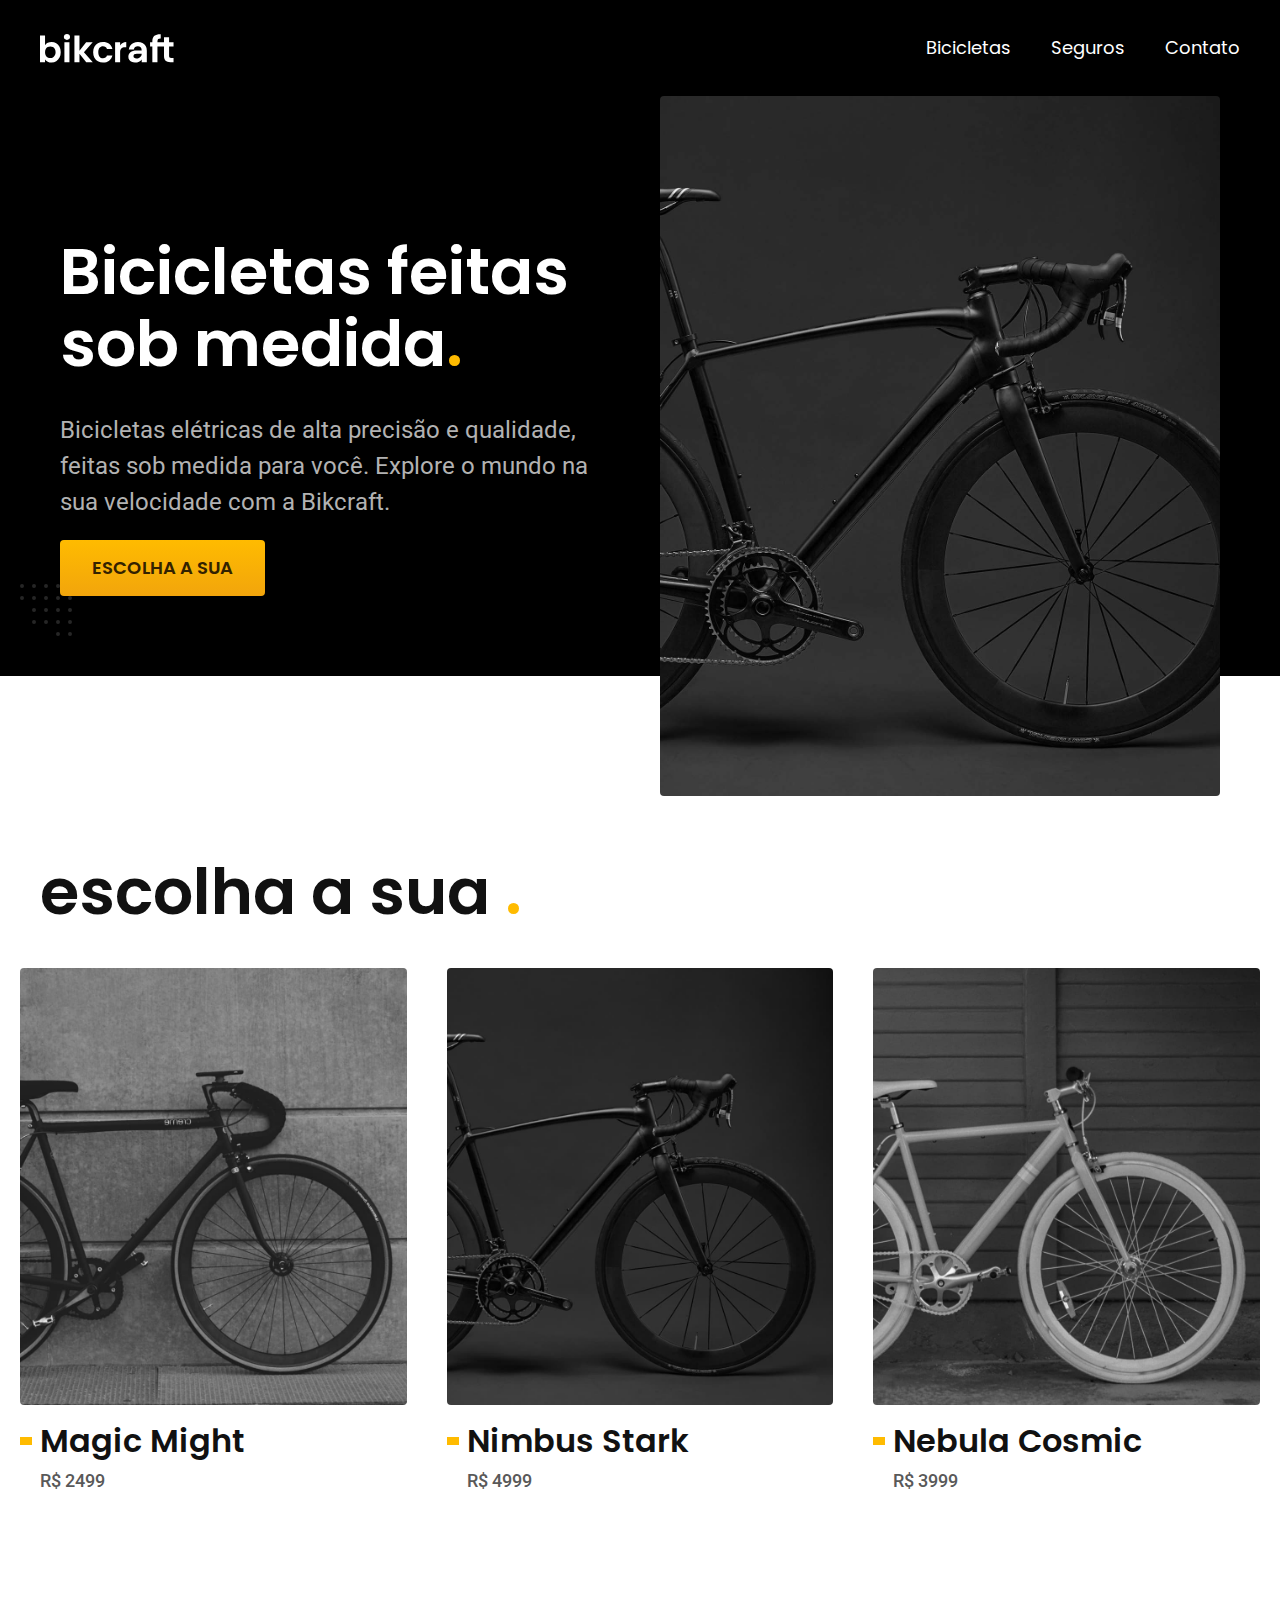
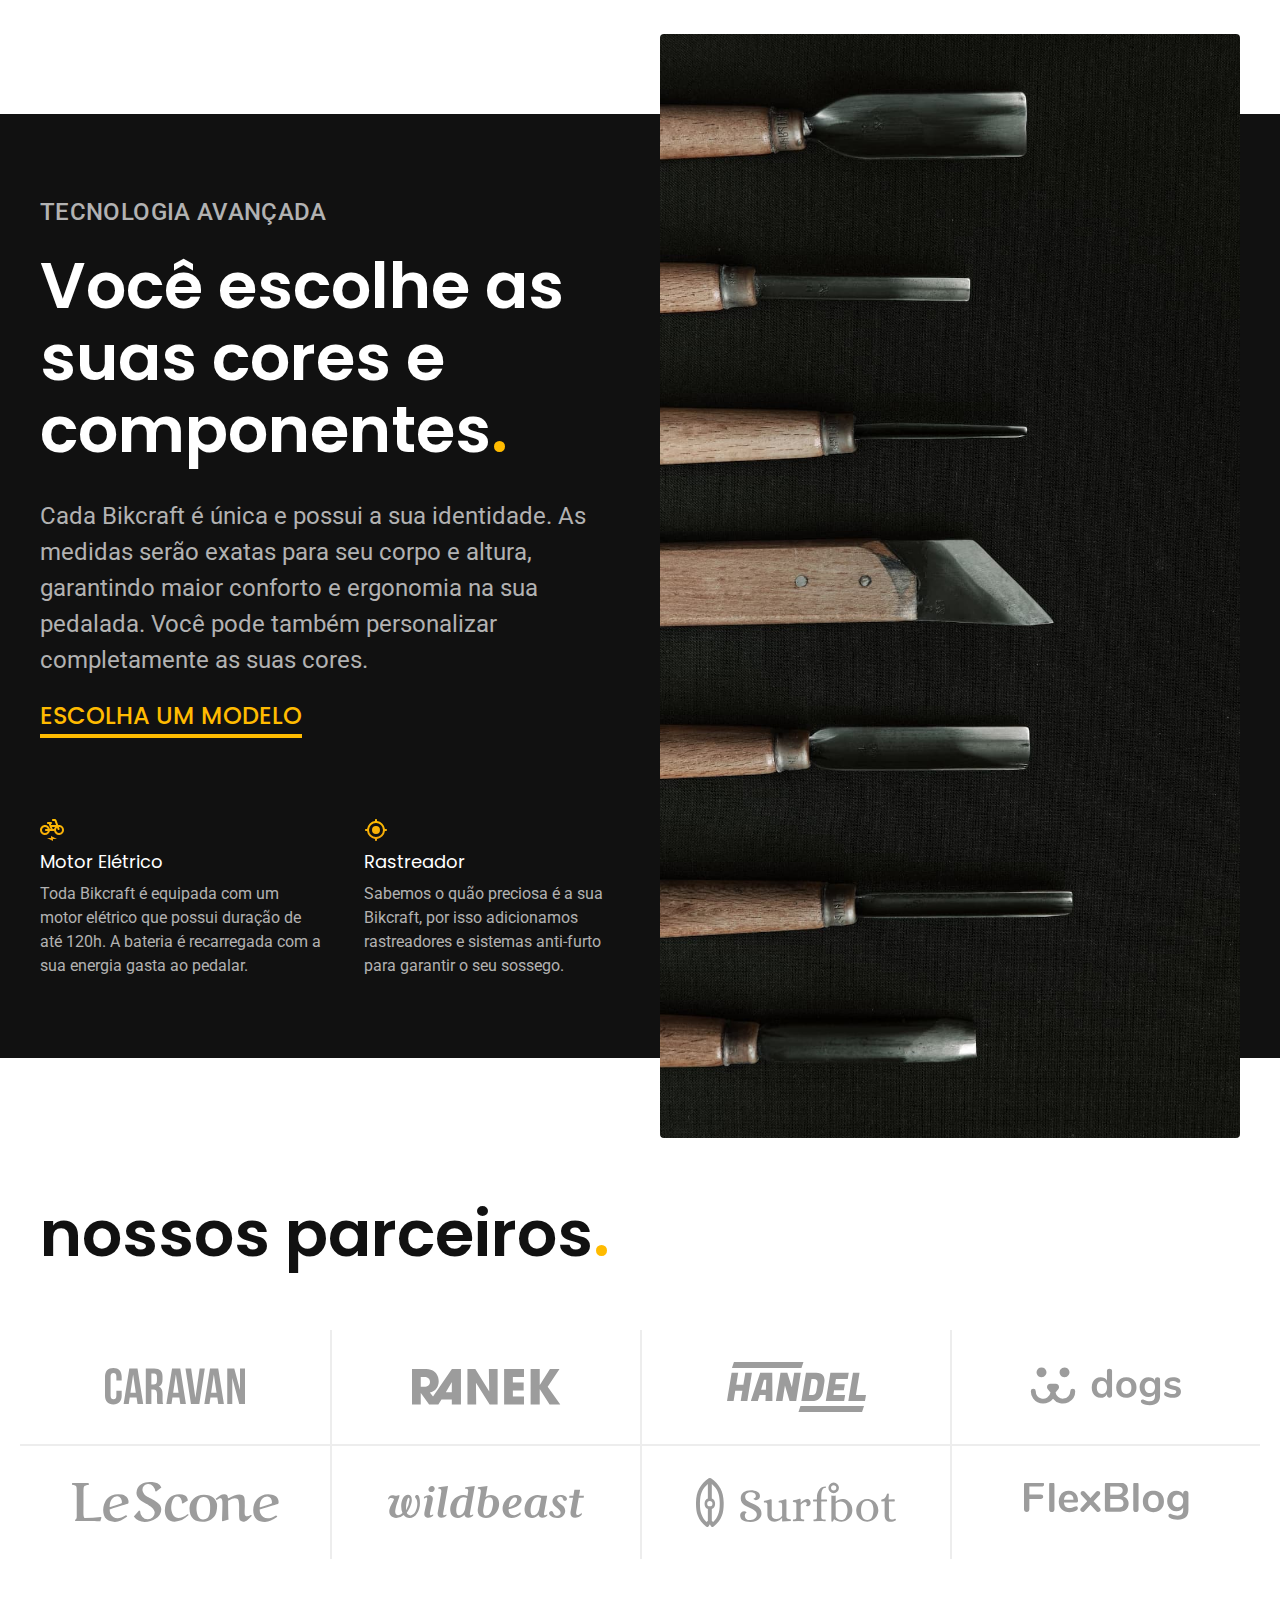
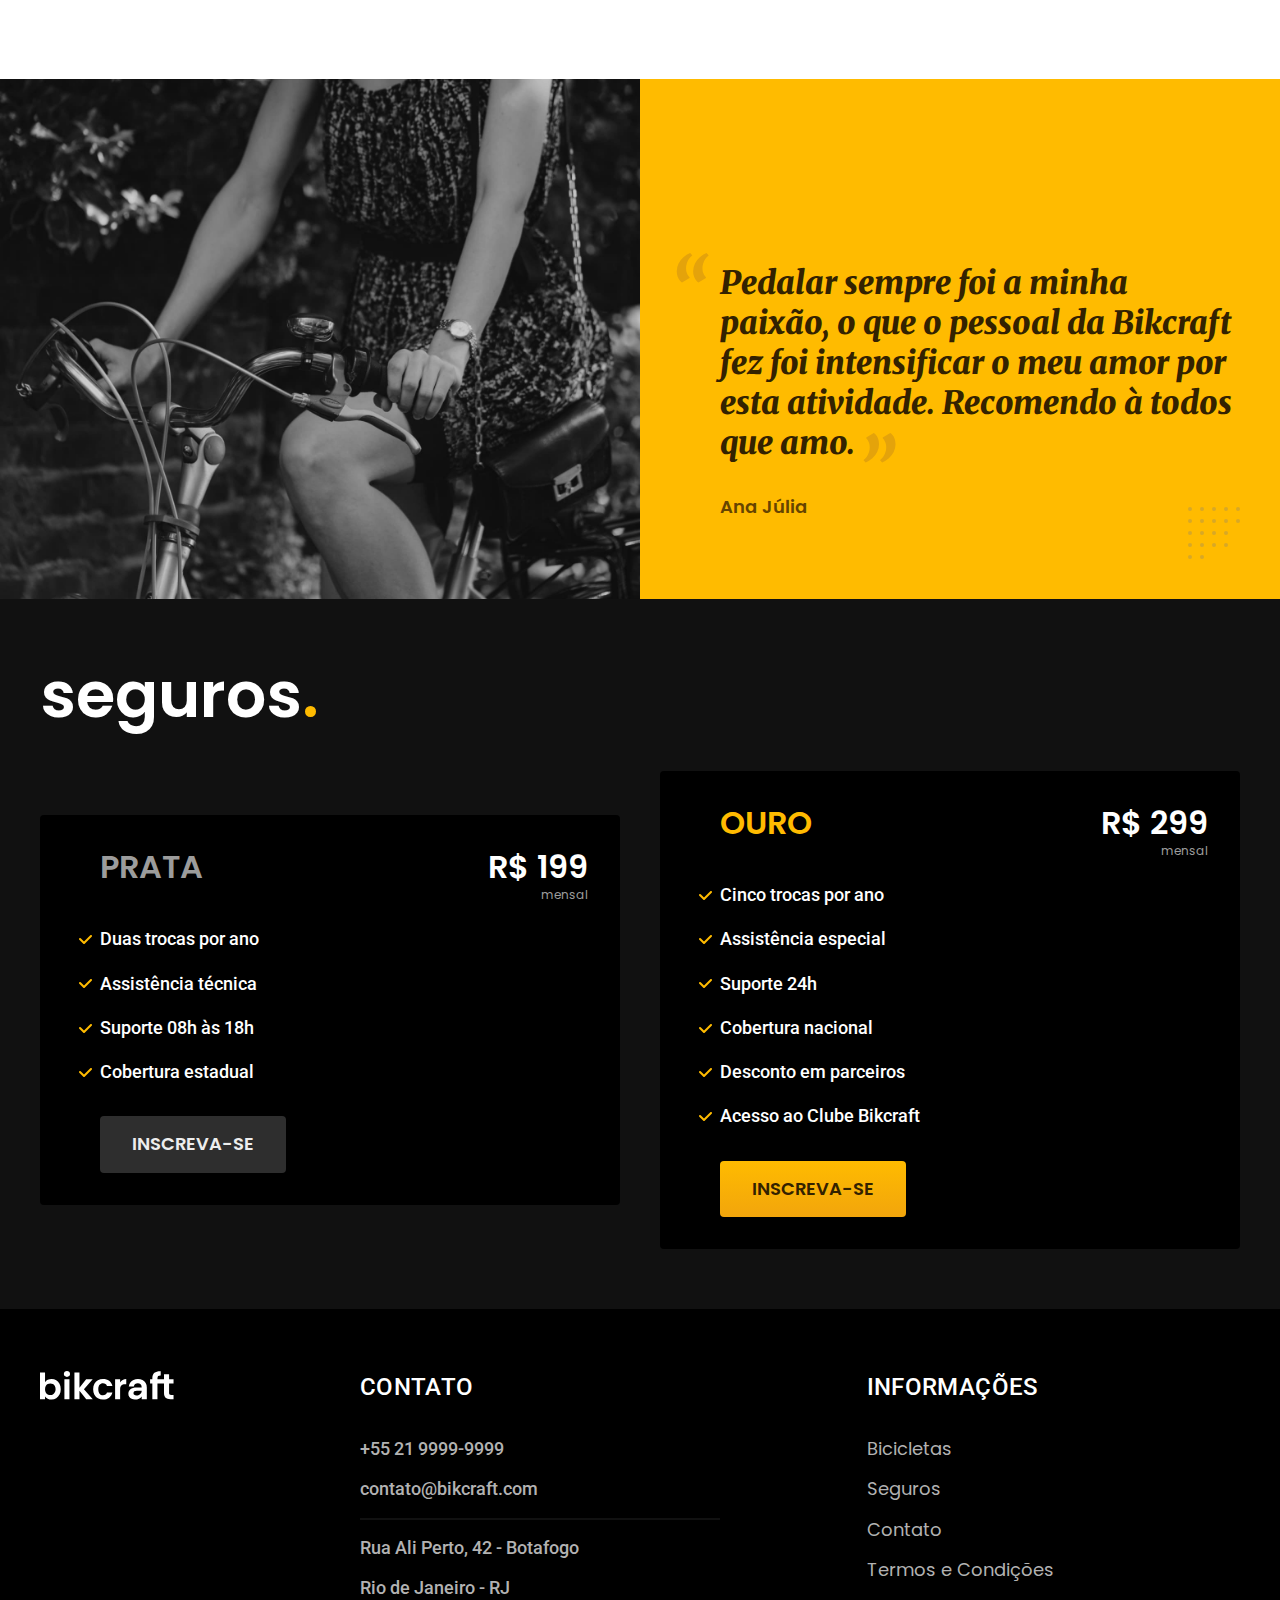
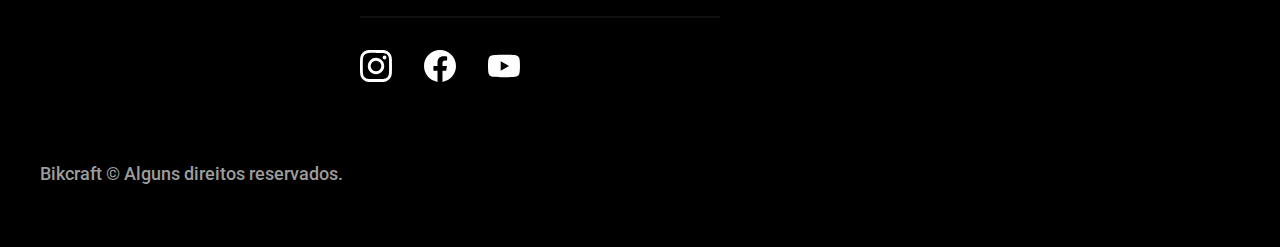
<file: index.html>
<!DOCTYPE html>
<html lang="pt-br">

<head>
  <meta charset="UTF-8">
  <meta name="viewport" content="width=device-width, initial-scale=1.0">
  <title>Bikcraft - Bicicletas Elétricas</title>
  <meta name="description" content="Bicicletas elétricas de alta precisão e qualidade, feitas sob medida para você. Explore o mundo na sua velocidade com a Bikcraft.">

  <link rel="icon" href="./favicon.svg" type="image/svg+xml">
  <link rel="preload" href="./css/style.min.css" as="style">
  <link rel="stylesheet" href="./css/style.min.css">

  <script>document.documentElement.classList.add("js");</script>

  <link rel="preconnect" href="https://fonts.googleapis.com">
  <link rel="preconnect" href="https://fonts.gstatic.com" crossorigin>
  <link href="https://fonts.googleapis.com/css2?family=Merriweather:ital,wght@1,900&family=Poppins:wght@400;600&family=Roboto:wght@400;500&display=swap" rel="stylesheet">

</head>

<body>
  <header class="header-bg">
    <div class="header container">
      <a href="./">
        <img src="./img/bikcraft.svg" width="136" height="32" alt="Bikcraft">
      </a>
      <nav aria-label="primaria">
        <ul class="header-menu font-1-m cor-0">
          <li><a href="./bicicletas.html">Bicicletas</a></li>
          <li><a href="./seguros.html">Seguros</a></li>
          <li><a href="./contato.html">Contato</a></li>
        </ul>
      </nav>
    </div>
  </header>

  <main class="introducao-bg">
    <div class="introducao container">
      <div class="introducao-conteudo">
        <h1 class="font-1-xxl cor-0 fadeInDown" data-anime="200">Bicicletas feitas sob medida<span class="cor-p1">.</span></h1>
        <p class="font-2-l cor-5 fadeInDown" data-anime="400">Bicicletas elétricas de alta precisão e qualidade, feitas sob medida para você. Explore o mundo na sua velocidade com a Bikcraft.</p>
        <a class="botao fadeInDown" data-anime="600" href="./bicicletas.html">Escolha a sua</a>
      </div>
      <picture data-anime="800" class="fadeInDown">
        <source media="(max-width: 800px" srcset="./img/bicicletas/nimbus.jpg">
        <img src="./img/fotos/introducao.jpg" width="1280" height="1600" alt="Bicicleta elétrica preta.">
      </picture>

    </div>
  </main>

  <article class="biciletas-lista">
    <h2 class="container font-1-xxl">escolha a sua <span class="cor-p1">.</span></h2>

    <ul>
      <li>
        <a href="./bicicletas/magic.html">
          <img src="./img/bicicletas/magic-home.jpg" width="920" height="1040" alt="Bicicleta preta">
          <h3 class="font-1-xl">Magic Might</h3>
          <span class="font-2-m cor-8">R$ 2499</span>
        </a>
      </li>
      <li>
        <a href="./bicicletas/nimbus.html">
          <img src="./img/bicicletas/nimbus-home.jpg" width="920" height="1040" alt="Bicicleta preta">
          <h3 class="font-1-xl">Nimbus Stark</h3>
          <span class="font-2-m cor-8">R$ 4999</span>
        </a>
      </li>
      <li>
        <a href="./bicicletas/nebula.html">
          <img src="./img/bicicletas/nebula-home.jpg" width="920" height="1040" alt="Bicicleta preta">
          <h3 class="font-1-xl">Nebula Cosmic</h3>
          <span class="font-2-m cor-8">R$ 3999</span>
        </a>
      </li>
    </ul>
  </article>

  <article class="tecnologia-bg">
    <div class="tecnologia container">
      <div class="tecnologia-conteudo">
        <span class="font-2-l-b cor-5">Tecnologia Avançada</span>
        <h2 class="font-1-xxl cor-0">Você escolhe as suas cores e componentes<span class="cor-p1">.</span></h2>
        <p class="font-2-l cor-5">Cada Bikcraft é única e possui a sua identidade. As medidas serão exatas para seu corpo e altura, garantindo maior conforto e ergonomia na sua pedalada. Você pode também personalizar completamente as suas cores.</p>
        <a class="link" href="./bicicletas.html">Escolha um modelo</a>
        <div class="tecnologia-vantagens">
          <div>
            <img src="./img/icones/eletrica.svg" width="24" height="24" alt="">
            <h3 class="font-1-m cor-0">Motor Elétrico</h3>
            <p class="font-2-s cor-5">Toda Bikcraft é equipada com um motor elétrico que possui duração de até 120h. A bateria é recarregada com a sua energia gasta ao pedalar.</p>
          </div>
          <div>
            <img src="./img/icones/rastreador.svg" width="24" height="24" alt="">
            <h3 class="font-1-m cor-0">Rastreador</h3>
            <p class="font-2-s cor-5">Sabemos o quão preciosa é a sua Bikcraft, por isso adicionamos rastreadores e sistemas anti-furto para garantir o seu sossego.</p>
          </div>
        </div>
      </div>

      <div class="tecnologia-imagem">
        <img src="./img/fotos/tecnologia.jpg" width="1200" height="1920" alt="">
      </div>
    </div>
  </article>

  <section class="parceiros" aria-label="Nossos Parceiros">
    <h2 class="container font-1-xxl">nossos parceiros<span class="cor-p1">.</span></h2>

    <ul>
      <li><img src="./img/parceiros/caravan.svg" width="140" height="38" alt="caravan"></li>
      <li><img src="./img/parceiros/ranek.svg" width="149" height="36" alt="ranek"></li>
      <li><img src="./img/parceiros/handel.svg" width="139" height="50" alt="handel"></li>
      <li><img src="./img/parceiros/dogs.svg" width="152" height="39" alt="dogs"></li>
      <li><img src="./img/parceiros/lescone.svg" width="208" height="41" alt="lescone"></li>
      <li><img src="./img/parceiros/wildbeast.svg" width="196" height="34" alt="wildbeast"></li>
      <li><img src="./img/parceiros/surfbot.svg" width="200" height="49" alt="surfbot"></li>
      <li><img src="./img/parceiros/flexblog.svg" width="165" height="38" alt="flexblog"></li>
    </ul>
  </section>

  <section class="depoimento" aria-label="Depoimento">
    <div>
      <img src="./img/fotos/depoimento.jpg" width="1560" height="1360" alt="Pessoa pedalando uma bicicleta Bikcraft">
    </div>
    <div class="depoimento-conteudo">
      <blockquote class="font-1-xl cor-p5">
        <p>Pedalar sempre foi a minha paixão, o que o pessoal da Bikcraft fez foi intensificar o meu amor por esta atividade. Recomendo à todos que amo.</p>
      </blockquote>
      <span class="font-1-m-b cor-p4">Ana Júlia</span>
    </div>
  </section>

  <article class="seguros-bg">
    <div class="seguros container">
      <h2 class="font-1-xxl cor-0">seguros<span class="cor-p1">.</span></h2>
      <div class="seguros-item">
        <h3 class="font-1-xl cor-6">PRATA</h3>
        <span class="font-1-xl cor-0">R$ 199 <span class="font-1-xs cor-6">mensal</span></span>
        <ul class="font-2-m cor-0">
          <li>Duas trocas por ano</li>
          <li>Assistência técnica</li>
          <li>Suporte 08h às 18h</li>
          <li>Cobertura estadual</li>
        </ul>
        <a class="botao secundario" href="./orcamento.html">Inscreva-se</a>
      </div>

      <div class="seguros-item">
        <h3 class="font-1-xl cor-p1">OURO</h3>
        <span class="font-1-xl cor-0">R$ 299 <span class="font-1-xs cor-6">mensal</span></span>
        <ul class="font-2-m cor-0">
          <li>Cinco trocas por ano</li>
          <li>Assistência especial</li>
          <li>Suporte 24h</li>
          <li>Cobertura nacional</li>
          <li>Desconto em parceiros</li>
          <li>Acesso ao Clube Bikcraft</li>
        </ul>
        <a class="botao" href="./orcamento.html">Inscreva-se</a>
      </div>
    </div>
  </article>

  <footer class="footer-bg">
    <div class="footer container">
      <img src="./img/bikcraft.svg" width="136" height="32" alt="Bikcraft">
      <div class="footer-contato">
        <h3 class="font-2-l-b cor-0">Contato</h3>
        <ul class="font-2-m cor-5">
          <li><a href="tel:+552199999999">+55 21 9999-9999</a></li>
          <li><a href="mailto:contato@bikcraft.com">contato@bikcraft.com</a></li>
          <li>Rua Ali Perto, 42 - Botafogo</li>
          <li>Rio de Janeiro - RJ</li>
        </ul>
        <div class="footer-redes">
          <a href="./">
            <img src="./img/redes/instagram.svg" width="32" height="32" alt="Instagram">
          </a>
          <a href="./">
            <img src="./img/redes/facebook.svg" width="32" height="32" alt="Facebook">
          </a>
          <a href="./">
            <img src="./img/redes/youtube.svg" width="32" height="32" alt="Youtube">
          </a>
        </div>
      </div>
      <div class="footer-informacoes">
        <h3 class="font-2-l-b cor-0">Informações</h3>
        <nav>
          <ul class="font-1-m cor-5">
            <li><a href="./bicicletas.html">Bicicletas</a></li>
            <li><a href="./seguros.html">Seguros</a></li>
            <li><a href="./contato.html">Contato</a></li>
            <li><a href="./termos.html">Termos e Condições</a></li>
          </ul>
        </nav>
      </div>
      <p class="footer-copy font-2-m cor-6">Bikcraft © Alguns direitos reservados.</p>
    </div>
  </footer>

  <script src="./js/plugins/simple-anime.js"></script>
  <script src="./js/script.js"></script>
</body>

</html>
</file>
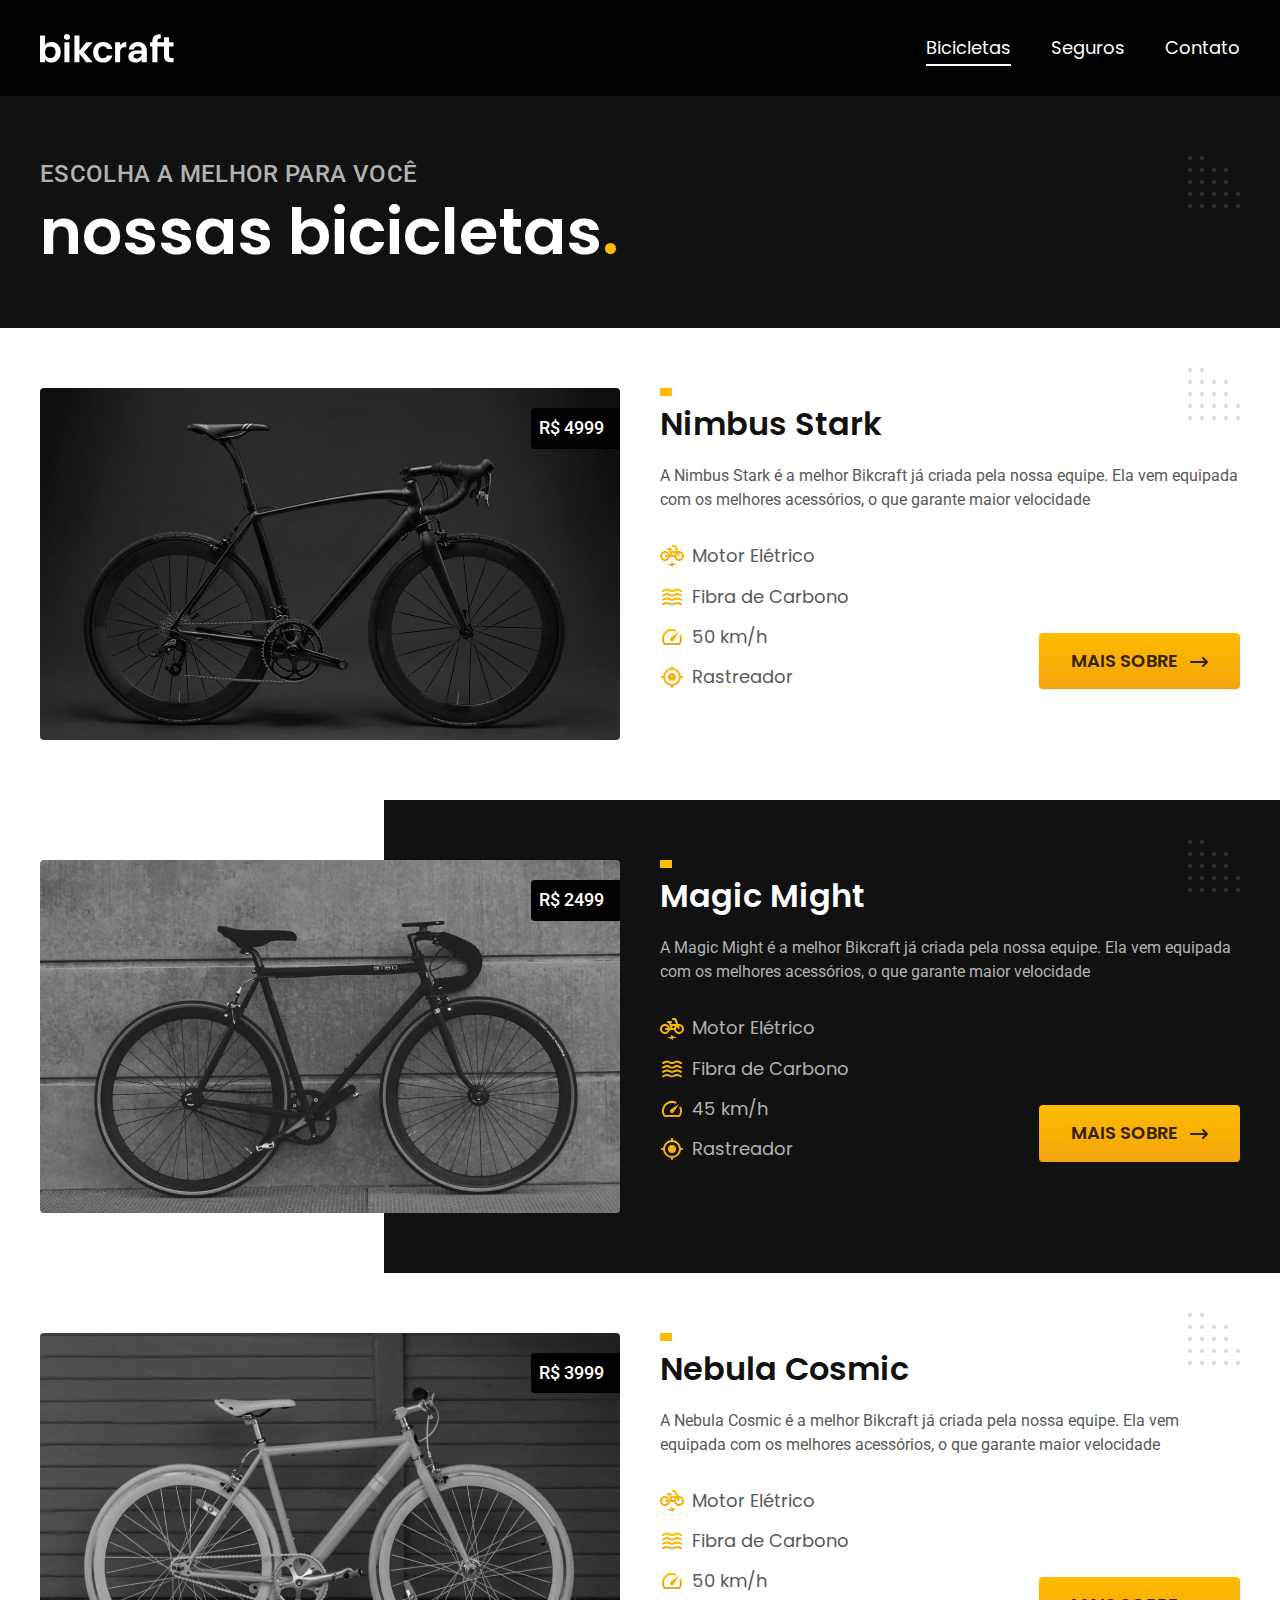
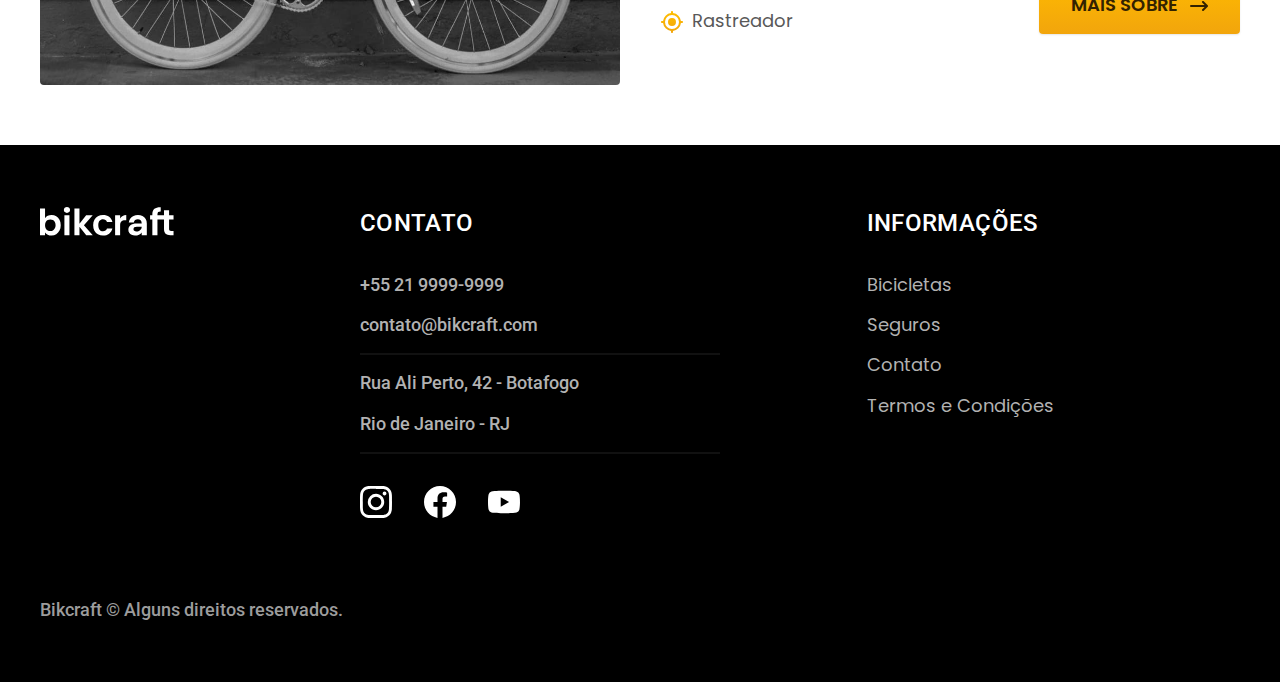
<file: bicicletas.html>
<!DOCTYPE html>
<html lang="pt-br">

<head>
  <meta charset="UTF-8">
  <meta name="viewport" content="width=device-width, initial-scale=1.0">
  <title>Bicicletas | Bikcraft</title>
  <meta name="description" content="Bicicletas">

  <link rel="icon" href="./favicon.svg" type="image/svg+xml">
  <link rel="preload" href="./css/style.min.css" as="style">
  <link rel="stylesheet" href="./css/style.min.css">

  <script>document.documentElement.classList.add("js");</script>

  <link rel="preconnect" href="https://fonts.googleapis.com">
  <link rel="preconnect" href="https://fonts.gstatic.com" crossorigin>
  <link href="https://fonts.googleapis.com/css2?family=Merriweather:ital,wght@1,900&family=Poppins:wght@400;600&family=Roboto:wght@400;500&display=swap" rel="stylesheet">
  <script>document.documentElement.classList.add("js");</script>
</head>

<body id="bicicletas">
  <header class="header-bg">
    <div class="header container">
      <a href="./">
        <img src="./img/bikcraft.svg" alt="Bikcraft">
      </a>
      <nav aria-label="primaria">
        <ul class="header-menu font-1-m cor-0">
          <li><a href="./bicicletas.html">Bicicletas</a></li>
          <li><a href="./seguros.html">Seguros</a></li>
          <li><a href="./contato.html">Contato</a></li>
        </ul>
      </nav>
    </div>
  </header>

  <main>
    <div class="titulo-bg">
      <div class="titulo container">
        <p class="font-2-l-b cor-5">Escolha a melhor para você</p>
        <h1 class="font-1-xxl cor-0">nossas bicicletas<span class="cor-p1">.</span></h1>
      </div>
    </div>


    <div class="bicicletas container">
      <div class="bicicletas-imagem">
        <img src="./img/bicicletas/nimbus.jpg" alt="Bicicleta preta">
        <span class="font-2-m cor-0">R$ 4999</span>
      </div>
      <div class="bicicletas-conteudo">
        <h2 class="font-1-xl">Nimbus Stark</h2>
        <p class="font-2-s cor-8">A Nimbus Stark é a melhor Bikcraft já criada pela nossa equipe. Ela vem equipada com os melhores acessórios, o que garante maior velocidade</p>
        <ul class="font-1-m cor-8">
          <li><img src="./img/icones/eletrica.svg" alt="">
            Motor Elétrico
          </li>
          <li><img src="./img/icones/carbono.svg" alt="">
            Fibra de Carbono
          </li>
          <li><img src="./img/icones/velocidade.svg" alt="">
            50 km/h
          </li>
          <li><img src="./img/icones/rastreador.svg" alt="">
            Rastreador
          </li>
        </ul>
        <a class="botao seta" href="./bicicletas/nimbus.html">Mais Sobre</a>
      </div>
    </div>



    <div class="bicicletas-bg">
      <div class="bicicletas container">
        <div class="bicicletas-imagem">
          <img src="./img/bicicletas/magic.jpg" alt="Bicicleta preta">
          <span class="font-2-m cor-0">R$ 2499</span>
        </div>
        <div class="bicicletas-conteudo">
          <h2 class="font-1-xl cor-0">Magic Might</h2>
          <p class="font-2-s cor-5">A Magic Might é a melhor Bikcraft já criada pela nossa equipe. Ela vem equipada com os melhores acessórios, o que garante maior velocidade</p>
          <ul class="font-1-m cor-5">
            <li><img src="./img/icones/eletrica.svg" alt="">
              Motor Elétrico
            </li>
            <li><img src="./img/icones/carbono.svg" alt="">
              Fibra de Carbono
            </li>
            <li><img src="./img/icones/velocidade.svg" alt="">
              45 km/h
            </li>
            <li><img src="./img/icones/rastreador.svg" alt="">
              Rastreador
            </li>
          </ul>
          <a class="botao seta" href="./bicicletas/magic.html">Mais Sobre</a>
        </div>
      </div>
    </div>


    <div class="bicicletas container">
      <div class="bicicletas-imagem">
        <img src="./img/bicicletas/nebula.jpg" alt="Bicicleta preta">
        <span class="font-2-m cor-0">R$ 3999</span>
      </div>
      <div class="bicicletas-conteudo">
        <h2 class="font-1-xl">Nebula Cosmic</h2>
        <p class="font-2-s cor-8">A Nebula Cosmic é a melhor Bikcraft já criada pela nossa equipe. Ela vem equipada com os melhores acessórios, o que garante maior velocidade</p>
        <ul class="font-1-m cor-8">
          <li><img src="./img/icones/eletrica.svg" alt="">
            Motor Elétrico
          </li>
          <li><img src="./img/icones/carbono.svg" alt="">
            Fibra de Carbono
          </li>
          <li><img src="./img/icones/velocidade.svg" alt="">
            50 km/h
          </li>
          <li><img src="./img/icones/rastreador.svg" alt="">
            Rastreador
          </li>
        </ul>
        <a class="botao seta" href="./bicicletas/nebula.html">Mais Sobre</a>
      </div>
    </div>


  </main>

  <footer class="footer-bg">
    <div class="footer container">
      <img src="./img/bikcraft.svg" alt="Bikcraft">
      <div class="footer-contato">
        <h3 class="font-2-l-b cor-0">Contato</h3>
        <ul class="font-2-m cor-5">
          <li><a href="tel:+552199999999">+55 21 9999-9999</a></li>
          <li><a href="mailto:contato@bikcraft.com">contato@bikcraft.com</a></li>
          <li>Rua Ali Perto, 42 - Botafogo</li>
          <li>Rio de Janeiro - RJ</li>
        </ul>
        <div class="footer-redes">
          <a href="./">
            <img src="./img/redes/instagram.svg" alt="Instagram">
          </a>
          <a href="./">
            <img src="./img/redes/facebook.svg" alt="Facebook">
          </a>
          <a href="./">
            <img src="./img/redes/youtube.svg" alt="Youtube">
          </a>
        </div>
      </div>
      <div class="footer-informacoes">
        <h3 class="font-2-l-b cor-0">Informações</h3>
        <nav>
          <ul class="font-1-m cor-5">
            <li><a href="./bicicletas.html">Bicicletas</a></li>
            <li><a href="./seguros.html">Seguros</a></li>
            <li><a href="./contato.html">Contato</a></li>
            <li><a href="./termos.html">Termos e Condições</a></li>
          </ul>
        </nav>
      </div>
      <p class="footer-copy font-2-m cor-6">Bikcraft © Alguns direitos reservados.</p>
    </div>
  </footer>
  <script src="./js/script.js"></script>
</body>

</html>
</file>
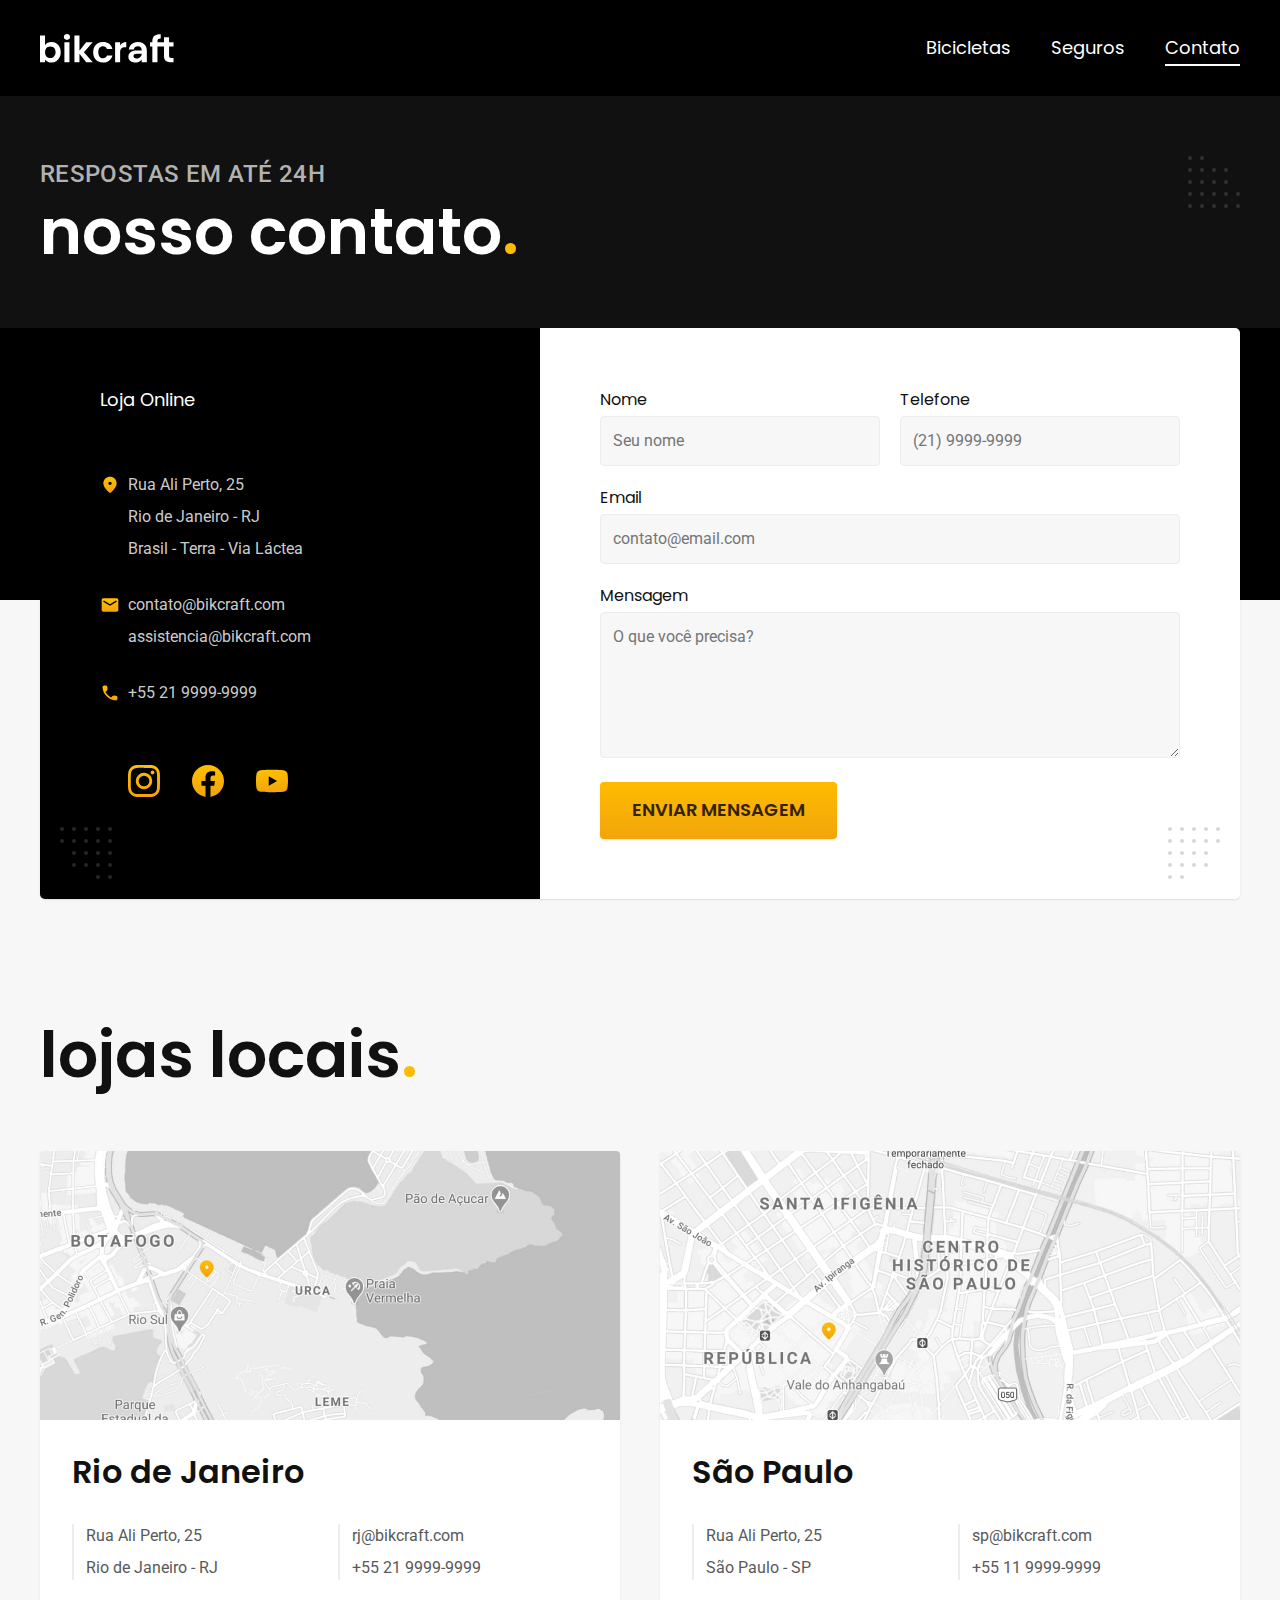
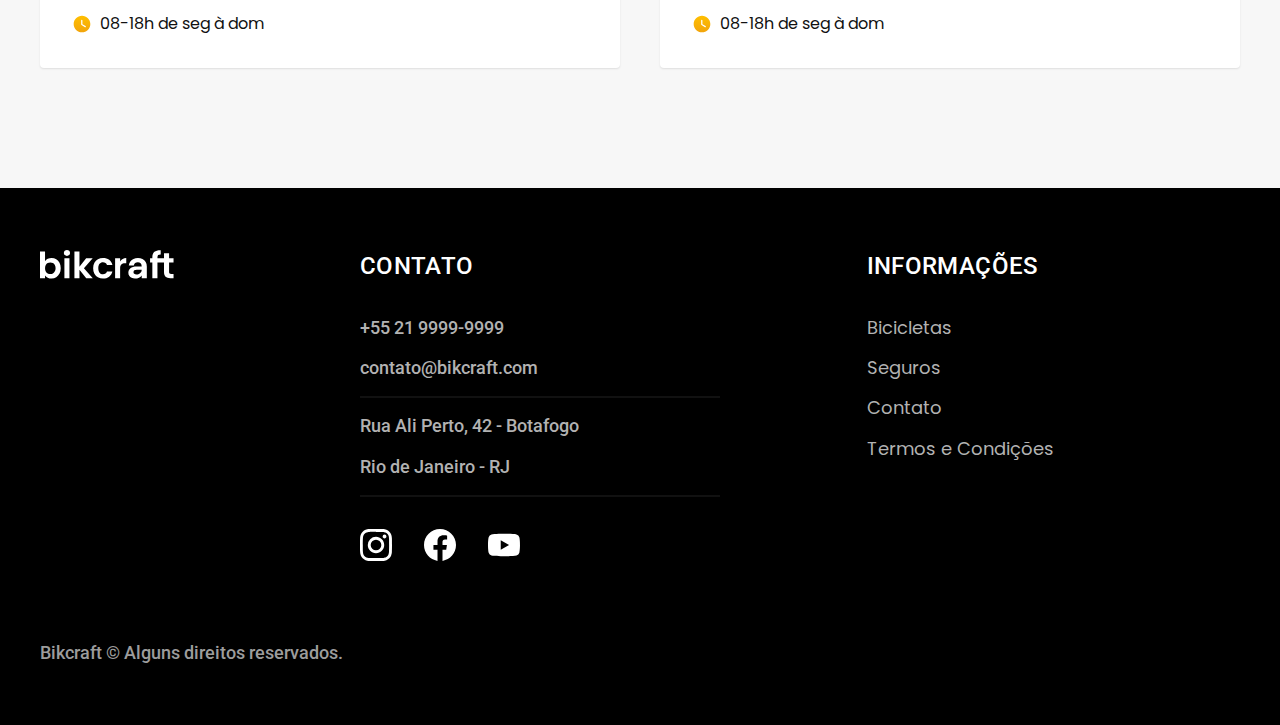
<file: contato.html>
<!DOCTYPE html>
<html lang="pt-br">

<head>
  <meta charset="UTF-8">
  <meta name="viewport" content="width=device-width, initial-scale=1.0">
  <title>Contato | Bikcraft</title>
  <meta name="description" content="Contato">

  <link rel="icon" href="./favicon.svg" type="image/svg+xml">
  <link rel="preload" href="./css/style.min.css" as="style">
  <link rel="stylesheet" href="./css/style.min.css">

  <script>document.documentElement.classList.add("js");</script>

  <link rel="preconnect" href="https://fonts.googleapis.com">
  <link rel="preconnect" href="https://fonts.gstatic.com" crossorigin>
  <link href="https://fonts.googleapis.com/css2?family=Merriweather:ital,wght@1,900&family=Poppins:wght@400;600&family=Roboto:wght@400;500&display=swap" rel="stylesheet">
</head>

<body id="contato">
  <header class="header-bg">
    <div class="header container">
      <a href="./">
        <img src="./img/bikcraft.svg" alt="Bikcraft">
      </a>
      <nav aria-label="primaria">
        <ul class="header-menu font-1-m cor-0">
          <li><a href="./bicicletas.html">Bicicletas</a></li>
          <li><a href="./seguros.html">Seguros</a></li>
          <li><a href="./contato.html">Contato</a></li>
        </ul>
      </nav>
    </div>
  </header>

  <main>
    <div class="titulo-bg">
      <div class="titulo container">
        <p class="font-2-l-b cor-5">Respostas em até 24h</p>
        <h1 class="font-1-xxl cor-0">nosso contato<span class="cor-p1">.</span></h1>
      </div>
    </div>

    <div class="contato container">
      <section class="contato-dados" aria-label="Endereço">
        <h2 class="font-1-m cor-0">Loja Online</h2>
        <div class="contato-endereco font-2-s cor-4">
          <p>Rua Ali Perto, 25</p>
          <p>Rio de Janeiro - RJ</p>
          <p>Brasil - Terra - Via Láctea</p>
        </div>
        <address class="contato-meios font-2-s cor-4">
          <a href="mailto:contato@bikcraft.com">contato@bikcraft.com</a>
          <a href="mailto:assistencia@bikcraft.com">assistencia@bikcraft.com</a>
          <a href="tel:+552199999999">+55 21 9999-9999</a>
        </address>
        <div class="contato-redes">
          <a href="./">
            <img src="./img/redes/instagram-p.svg" alt="Instagram">
          </a>
          <a href="./">
            <img src="./img/redes/facebook-p.svg" alt="Facebook">
          </a>
          <a href="./">
            <img src="./img/redes/youtube-p.svg" alt="Youtube">
          </a>
        </div>
      </section>
      <section class="contato-formulario" aria-label="Formulário">
        <form class="form" action="./contato.html">
          <div>
            <label for="nome">Nome</label>
            <input type="text" id="nome" name="nome" placeholder="Seu nome">
          </div>
          <div>
            <label for="telefone">Telefone</label>
            <input type="text" id="telefone" name="telefone" placeholder="(21) 9999-9999">
          </div>
          <div class="col-2">
            <label for="email">Email</label>
            <input type="email" id="email" name="email" placeholder="contato@email.com">
          </div>
          <div class="col-2">
            <label for="mensagem">Mensagem</label>
            <textarea rows="5" id="mensagem" name="mensagem" placeholder="O que você precisa?"></textarea>
          </div>
          <button class="botao col-2">Enviar Mensagem</button>
        </form>
      </section>
    </div>
  </main>

  <article class="lojas container">
    <h2 class="font-1-xxl">lojas locais<span class="cor-p1">.</span></h2>
    <div class="lojas-item">
      <img src="./img/lojas/rj.jpg" alt="mapa marcando o endereço em Rua Ali Perto, 25 - Rio de Janeiro - RJ">
      <div class="lojas-conteudo">
        <h3 class="font-1-xl">Rio de Janeiro</h3>
        <div class="lojas-dados font-2-s cor-8">
          <p>Rua Ali Perto, 25</p>
          <p>Rio de Janeiro - RJ</p>
        </div>
        <div class="lojas-dados font-2-s cor-8">
          <a href="mailto:rj@bikcraft.com">rj@bikcraft.com</a>
          <a href="tel:+552199999999">+55 21 9999-9999</a>
        </div>
        <p class="lojas-tempo font-1-s"><img src="./img/icones/horario.svg" alt="">08-18h de seg à dom</p>
      </div>
    </div>
    <div class="lojas-item">
      <img src="./img/lojas/sp.jpg" alt="mapa marcando o endereço em Rua Ali Perto, 25 - São Paulo - SP">
      <div class="lojas-conteudo">
        <h3 class="font-1-xl">São Paulo</h3>
        <div class="lojas-dados font-2-s cor-8">
          <p>Rua Ali Perto, 25</p>
          <p>São Paulo - SP</p>
        </div>
        <div class="lojas-dados font-2-s cor-8">
          <a href="mailto:sp@bikcraft.com">sp@bikcraft.com</a>
          <a href="tel:+551199999999">+55 11 9999-9999</a>
        </div>
        <p class="lojas-tempo font-1-s"><img src="./img/icones/horario.svg" alt="">08-18h de seg à dom</p>
      </div>
    </div>
  </article>

  <footer class="footer-bg">
    <div class="footer container">
      <img src="./img/bikcraft.svg" alt="Bikcraft">
      <div class="footer-contato">
        <h3 class="font-2-l-b cor-0">Contato</h3>
        <ul class="font-2-m cor-5">
          <li><a href="tel:+552199999999">+55 21 9999-9999</a></li>
          <li><a href="mailto:contato@bikcraft.com">contato@bikcraft.com</a></li>
          <li>Rua Ali Perto, 42 - Botafogo</li>
          <li>Rio de Janeiro - RJ</li>
        </ul>
        <div class="footer-redes">
          <a href="./">
            <img src="./img/redes/instagram.svg" alt="Instagram">
          </a>
          <a href="./">
            <img src="./img/redes/facebook.svg" alt="Facebook">
          </a>
          <a href="./">
            <img src="./img/redes/youtube.svg" alt="Youtube">
          </a>
        </div>
      </div>
      <div class="footer-informacoes">
        <h3 class="font-2-l-b cor-0">Informações</h3>
        <nav>
          <ul class="font-1-m cor-5">
            <li><a href="./bicicletas.html">Bicicletas</a></li>
            <li><a href="./seguros.html">Seguros</a></li>
            <li><a href="./contato.html">Contato</a></li>
            <li><a href="./termos.html">Termos e Condições</a></li>
          </ul>
        </nav>
      </div>
      <p class="footer-copy font-2-m cor-6">Bikcraft © Alguns direitos reservados.</p>
    </div>
  </footer>
  <script src="./js/script.js"></script>
</body>

</html>
</file>
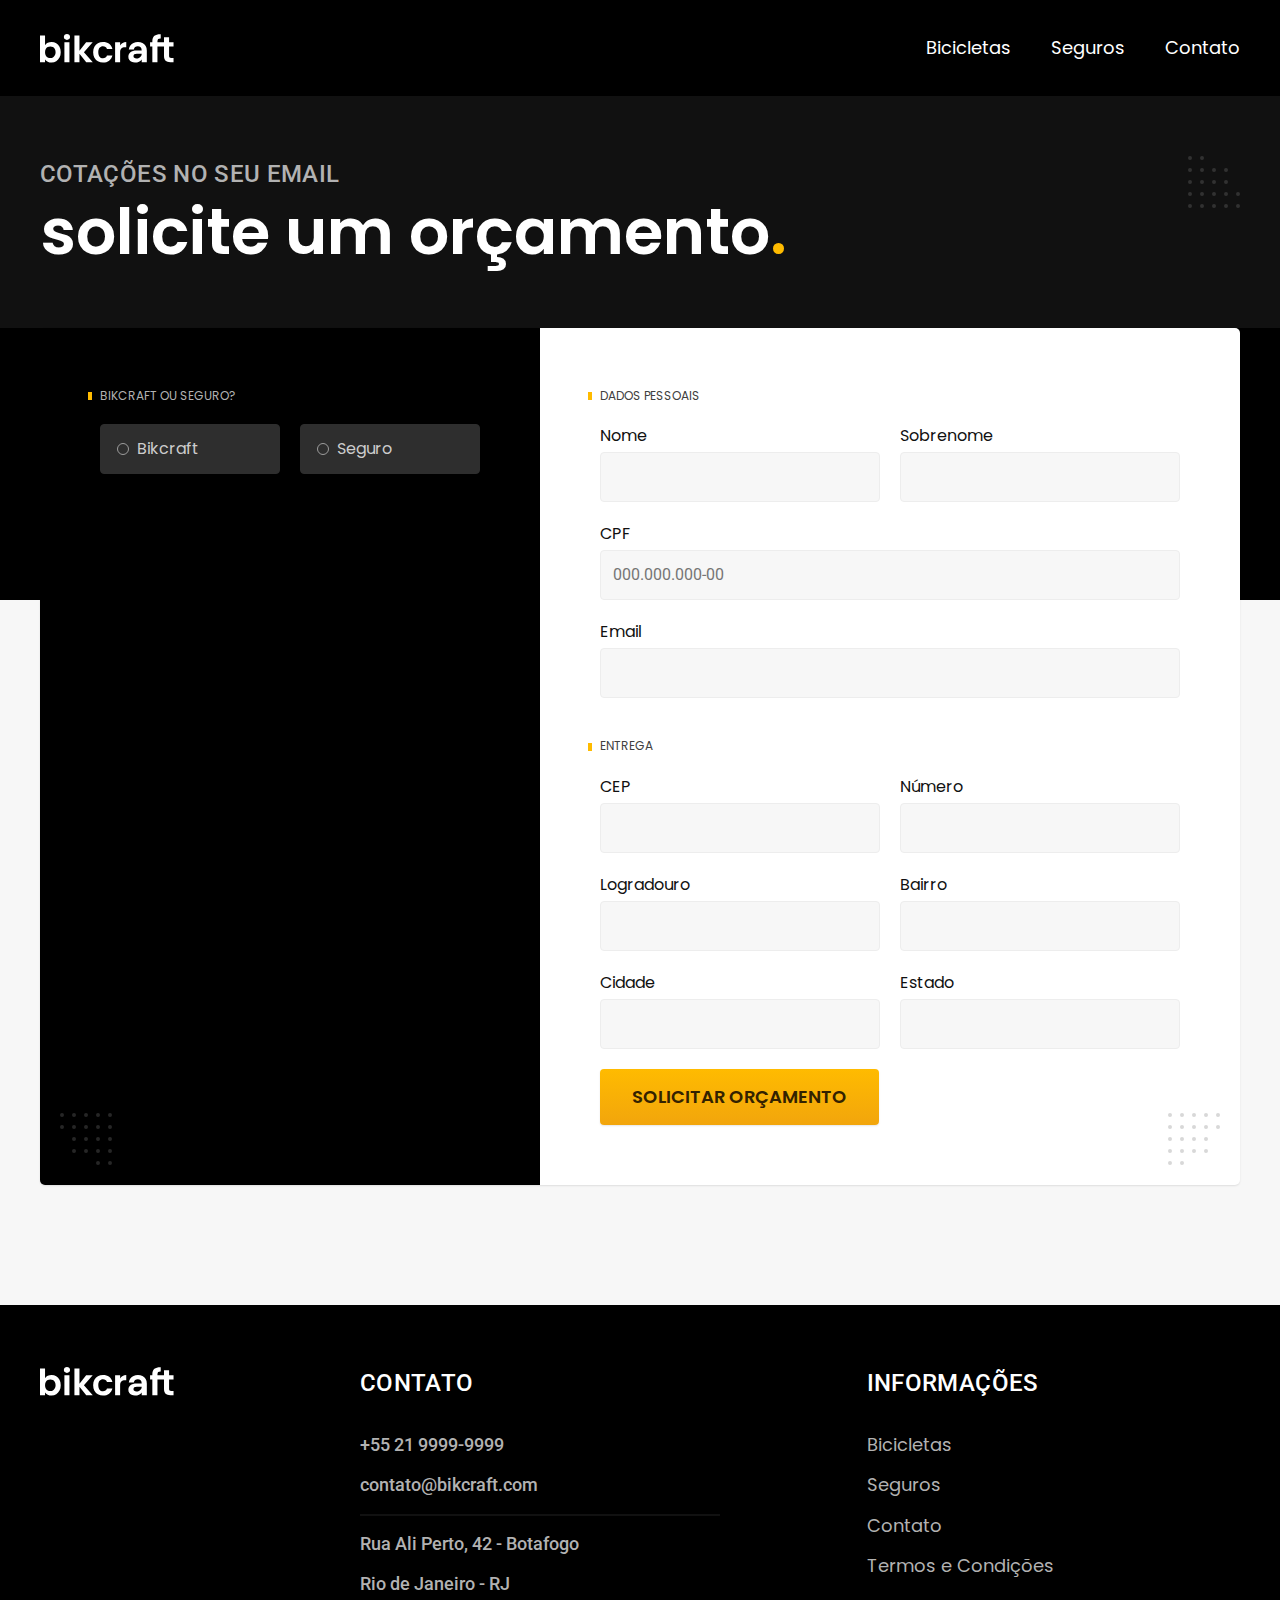
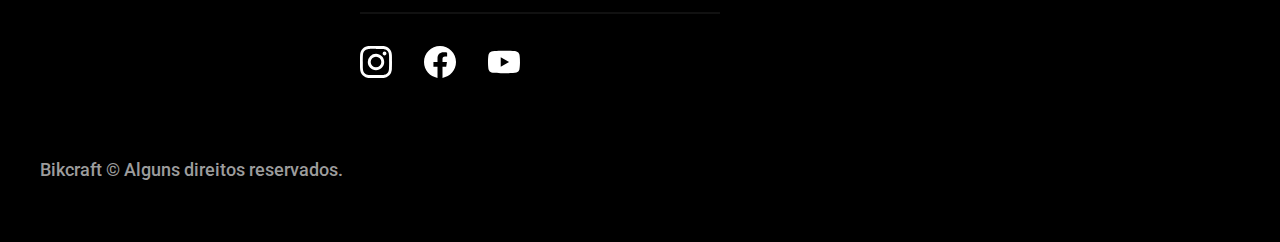
<file: orcamento.html>
<!DOCTYPE html>
<html lang="pt-br">

<head>
  <meta charset="UTF-8">
  <meta name="viewport" content="width=device-width, initial-scale=1.0">
  <title>Orçamento | Bikcraft</title>
  <meta name="description" content="Orçamento">

  <link rel="icon" href="./favicon.svg" type="image/svg+xml">
  <link rel="preload" href="./css/style.min.css" as="style">
  <link rel="stylesheet" href="./css/style.min.css">

  <script>document.documentElement.classList.add("js");</script>

  <link rel="preconnect" href="https://fonts.googleapis.com">
  <link rel="preconnect" href="https://fonts.gstatic.com" crossorigin>
  <link href="https://fonts.googleapis.com/css2?family=Merriweather:ital,wght@1,900&family=Poppins:wght@400;600&family=Roboto:wght@400;500&display=swap" rel="stylesheet">

</head>

<body id="orcamento">
  <header class="header-bg">
    <div class="header container">
      <a href="./">
        <img src="./img/bikcraft.svg" alt="Bikcraft">
      </a>
      <nav aria-label="primaria">
        <ul class="header-menu font-1-m cor-0">
          <li><a href="./bicicletas.html">Bicicletas</a></li>
          <li><a href="./seguros.html">Seguros</a></li>
          <li><a href="./contato.html">Contato</a></li>
        </ul>
      </nav>
    </div>
  </header>

  <main>
    <div class="titulo-bg">
      <div class="titulo container">
        <p class="font-2-l-b cor-5">Cotações no seu email</p>
        <h1 class="font-1-xxl cor-0">solicite um orçamento<span class="cor-p1">.</span></h1>
      </div>
    </div>

    <form class="orcamento container" action="./">
      <div class="orcamento-produto">
        <h2 class="font-1-xs cor-5">Bikcraft ou Seguro?</h2>

        <input type="radio" name="tipo" value="bikcraft" id="bikcraft">
        <label for="bikcraft">Bikcraft</label>

        <input type="radio" name="tipo" value="seguro" id="seguro">
        <label for="seguro">Seguro</label>

        <div class="orcamento-conteudo" id="orcamento-bikcraft">
          <h2 class="font-1-xs cor-5">Escolha a sua</h2>

          <input type="radio" name="produto" value="nimbus" id="nimbus">
          <label for="nimbus">Nimbus Stark <span>R$ 4999</span></label>
          <div class="orcamento-detalhes">
            <ul class="font-1-xs cor-8">
              <li><img src="./img/icones/eletrica.svg" alt=""> Motor Elétrico</li>
              <li><img src="./img/icones/carbono.svg" alt=""> Fibra de Carbono</li>
              <li><img src="./img/icones/velocidade.svg" alt=""> 50 km/h</li>
              <li><img src="./img/icones/rastreador.svg" alt=""> Rastreador</li>
            </ul>
            <img src="./img/bicicletas/nimbus.jpg" alt="Bicicleta Preta">
          </div>

          <input type="radio" name="produto" value="magic" id="magic">
          <label for="magic">Magic Might <span>R$ 2499</span></label>
          <div class="orcamento-detalhes">
            <ul class="font-1-xs cor-8">
              <li><img src="./img/icones/eletrica.svg" alt=""> Motor Elétrico</li>
              <li><img src="./img/icones/carbono.svg" alt=""> Fibra de Carbono</li>
              <li><img src="./img/icones/velocidade.svg" alt=""> 45 km/h</li>
              <li><img src="./img/icones/rastreador.svg" alt=""> Rastreador</li>
            </ul>
            <img src="./img/bicicletas/magic.jpg" alt="Bicicleta Preta">
          </div>

          <input type="radio" name="produto" value="nebula" id="nebula">
          <label for="nebula">Nebula Cosmic <span>R$ 3999</span></label>
          <div class="orcamento-detalhes">
            <ul class="font-1-xs cor-8">
              <li><img src="./img/icones/eletrica.svg" alt=""> Motor Elétrico</li>
              <li><img src="./img/icones/carbono.svg" alt=""> Fibra de Carbono</li>
              <li><img src="./img/icones/velocidade.svg" alt=""> 40 km/h</li>
              <li><img src="./img/icones/rastreador.svg" alt=""> Rastreador</li>
            </ul>
            <img src="./img/bicicletas/nebula.jpg" alt="Bicicleta Branca">
          </div>
        </div>

        <div class="orcamento-conteudo" id="orcamento-seguro">
          <h2 class="font-1-xs cor-5">Escolha o plano</h2>

          <input type="radio" name="produto" value="prata" id="prata">
          <label for="prata">Prata <span>R$ 199</span></label>

          <input type="radio" name="produto" value="ouro" id="ouro">
          <label for="ouro">Ouro <span>R$ 299</span></label>
        </div>

      </div>
      <div class="orcamento-dados form">
        <h2 class="font-1-xs cor-9 col-2">Dados pessoais</h2>
        <div>
          <label for="nome">Nome</label>
          <input type="text" id="nome" name="nome">
        </div>
        <div>
          <label for="sobrenome">Sobrenome</label>
          <input type="text" id="sobrenome" name="sobrenome">
        </div>
        <div class="col-2">
          <label for="cpf">CPF</label>
          <input type="text" id="cpf" name="cpf" placeholder="000.000.000-00">
        </div>
        <div class="col-2">
          <label for="email">Email</label>
          <input type="email" id="email" name="email">
        </div>
        <h2 class="font-1-xs cor-9 col-2">Entrega</h2>
        <div>
          <label for="cep">CEP</label>
          <input type="text" id="cep" name="cep">
        </div>
        <div>
          <label for="numero">Número</label>
          <input type="text" id="numero" name="numero">
        </div>
        <div>
          <label for="logradouro">Logradouro</label>
          <input type="text" id="logradouro" name="logradouro">
        </div>
        <div>
          <label for="bairro">Bairro</label>
          <input type="text" id="bairro" name="bairro">
        </div>
        <div>
          <label for="cidade">Cidade</label>
          <input type="text" id="cidade" name="cidade">
        </div>
        <div>
          <label for="estado">Estado</label>
          <input type="text" id="estado" name="estado">
        </div>
        <button class="botao col-2">Solicitar Orçamento</button>
      </div>
    </form>
  </main>

  <footer class="footer-bg">
    <div class="footer container">
      <img src="./img/bikcraft.svg" alt="Bikcraft">
      <div class="footer-contato">
        <h3 class="font-2-l-b cor-0">Contato</h3>
        <ul class="font-2-m cor-5">
          <li><a href="tel:+552199999999">+55 21 9999-9999</a></li>
          <li><a href="mailto:contato@bikcraft.com">contato@bikcraft.com</a></li>
          <li>Rua Ali Perto, 42 - Botafogo</li>
          <li>Rio de Janeiro - RJ</li>
        </ul>
        <div class="footer-redes">
          <a href="./">
            <img src="./img/redes/instagram.svg" alt="Instagram">
          </a>
          <a href="./">
            <img src="./img/redes/facebook.svg" alt="Facebook">
          </a>
          <a href="./">
            <img src="./img/redes/youtube.svg" alt="Youtube">
          </a>
        </div>
      </div>
      <div class="footer-informacoes">
        <h3 class="font-2-l-b cor-0">Informações</h3>
        <nav>
          <ul class="font-1-m cor-5">
            <li><a href="./bicicletas.html">Bicicletas</a></li>
            <li><a href="./seguros.html">Seguros</a></li>
            <li><a href="./contato.html">Contato</a></li>
            <li><a href="./termos.html">Termos e Condições</a></li>
          </ul>
        </nav>
      </div>
      <p class="footer-copy font-2-m cor-6">Bikcraft © Alguns direitos reservados.</p>
    </div>
  </footer>

  <script src="./js/script.js"></script>
</body>

</html>
</file>
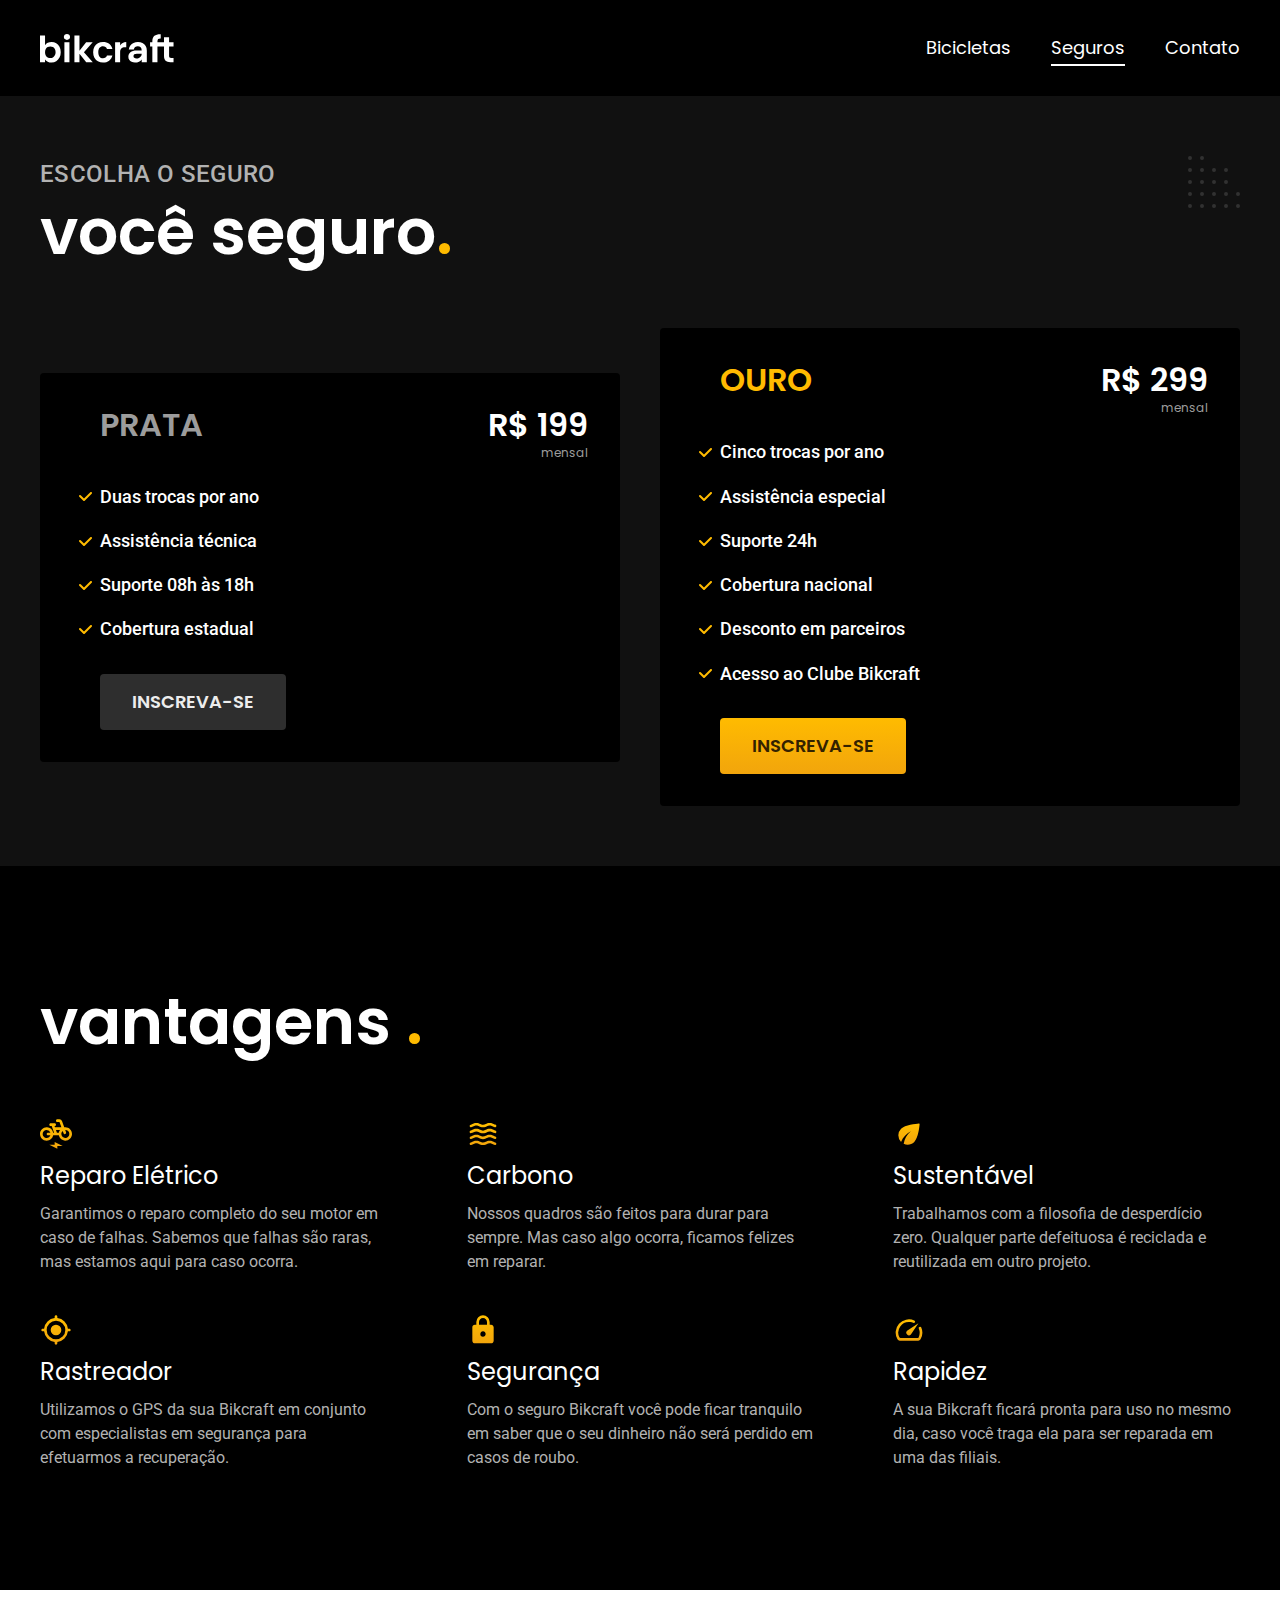
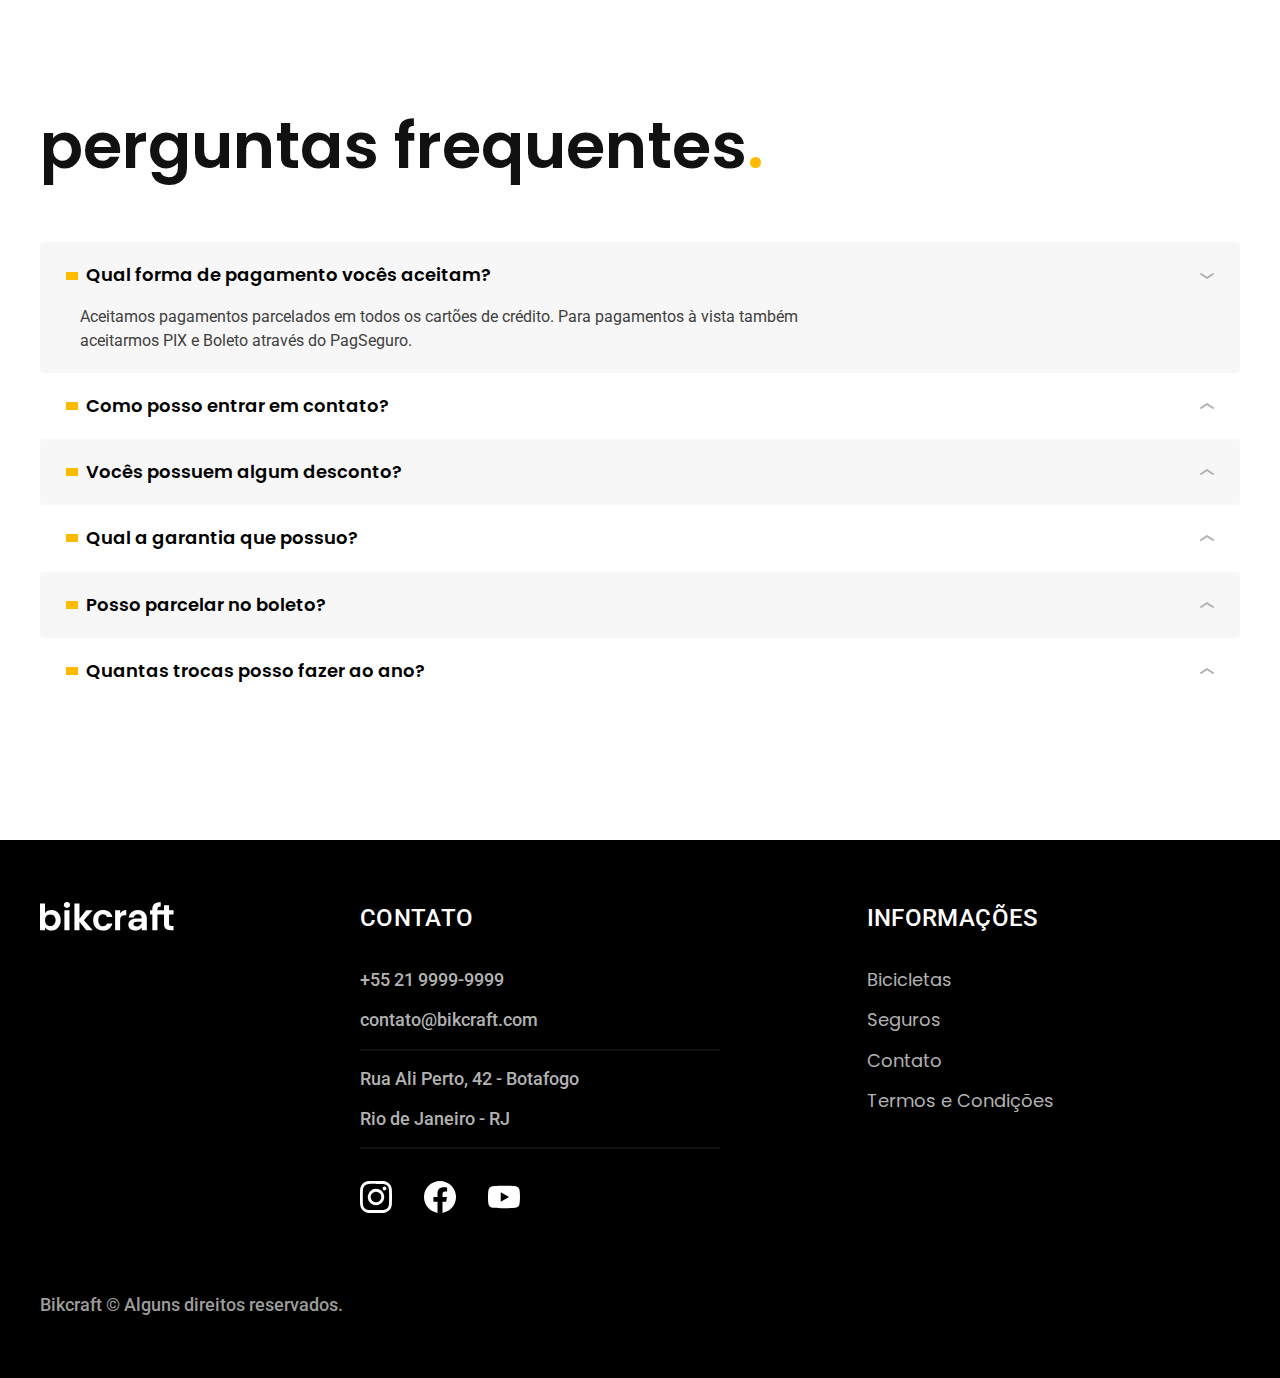
<file: seguros.html>
<!DOCTYPE html>
<html lang="pt-br">

<head>
  <meta charset="UTF-8">
  <meta name="viewport" content="width=device-width, initial-scale=1.0">
  <title>Seguros | Bikcraft</title>
  <meta name="description" content="Seguros">

  <link rel="icon" href="./favicon.svg" type="image/svg+xml">
  <link rel="preload" href="./css/style.min.css" as="style">
  <link rel="stylesheet" href="./css/style.min.css">

  <script>document.documentElement.classList.add("js");</script>

  <link rel="preconnect" href="https://fonts.googleapis.com">
  <link rel="preconnect" href="https://fonts.gstatic.com" crossorigin>
  <link href="https://fonts.googleapis.com/css2?family=Merriweather:ital,wght@1,900&family=Poppins:wght@400;600&family=Roboto:wght@400;500&display=swap" rel="stylesheet">

</head>

<body id="seguros">
  <header class="header-bg">
    <div class="header container">
      <a href="./">
        <img src="./img/bikcraft.svg" alt="Bikcraft">
      </a>
      <nav aria-label="primaria">
        <ul class="header-menu font-1-m cor-0">
          <li><a href="./bicicletas.html">Bicicletas</a></li>
          <li><a href="./seguros.html">Seguros</a></li>
          <li><a href="./contato.html">Contato</a></li>
        </ul>
      </nav>
    </div>
  </header>

  <main class="seguros-bg">
    <div class="titulo-bg">
      <div class="titulo container">
        <p class="font-2-l-b cor-5">Escolha o seguro</p>
        <h1 class="font-1-xxl cor-0">você seguro<span class="cor-p1">.</span></h1>
      </div>
    </div>

    <div class="seguros container">

      <div class="seguros-item fadeInLeft" data-anime="200">
        <h3 class="font-1-xl cor-6">PRATA</h3>
        <span class="font-1-xl cor-0">R$ 199 <span class="font-1-xs cor-6">mensal</span></span>
        <ul class="font-2-m cor-0">
          <li>Duas trocas por ano</li>
          <li>Assistência técnica</li>
          <li>Suporte 08h às 18h</li>
          <li>Cobertura estadual</li>
        </ul>
        <a class="botao secundario" href="./orcamento.html?tipo=seguro&produto=prata">Inscreva-se</a>
      </div>

      <div class="seguros-item fadeInRight" data-anime="400">
        <h3 class="font-1-xl cor-p1">OURO</h3>
        <span class="font-1-xl cor-0">R$ 299 <span class="font-1-xs cor-6">mensal</span></span>
        <ul class="font-2-m cor-0">
          <li>Cinco trocas por ano</li>
          <li>Assistência especial</li>
          <li>Suporte 24h</li>
          <li>Cobertura nacional</li>
          <li>Desconto em parceiros</li>
          <li>Acesso ao Clube Bikcraft</li>
        </ul>
        <a class="botao" href="./orcamento.html?tipo=seguro&produto=ouro">Inscreva-se</a>
      </div>
    </div>

  </main>

  <article class="vantagens-bg">
    <div class="vantagens container">
      <h2 class="font-1-xxl cor-0">vantagens <span class="cor-p1">.</span></h2>
      <ul>
        <li>
          <img src="./img/icones/eletrica.svg" alt="">
          <h3 class="font-1-l cor-0">Reparo Elétrico</h3>
          <p class="font-2-s cor-5">Garantimos o reparo completo do seu motor em caso de falhas. Sabemos que falhas são raras, mas estamos aqui para caso ocorra.</p>
        </li>
        <li>
          <img src="./img/icones/carbono.svg" alt="">
          <h3 class="font-1-l cor-0">Carbono</h3>
          <p class="font-2-s cor-5">Nossos quadros são feitos para durar para sempre. Mas caso algo ocorra, ficamos felizes em reparar.</p>
        </li>
        <li>
          <img src="./img/icones/sustentavel.svg" alt="">
          <h3 class="font-1-l cor-0">Sustentável</h3>
          <p class="font-2-s cor-5">Trabalhamos com a filosofia de desperdício zero. Qualquer parte defeituosa é reciclada e reutilizada em outro projeto.</p>
        </li>
        <li>
          <img src="./img/icones/rastreador.svg" alt="">
          <h3 class="font-1-l cor-0">Rastreador</h3>
          <p class="font-2-s cor-5">Utilizamos o GPS da sua Bikcraft em conjunto com especialistas em segurança para efetuarmos a recuperação.</p>
        </li>
        <li>
          <img src="./img/icones/seguro.svg" alt="">
          <h3 class="font-1-l cor-0">Segurança</h3>
          <p class="font-2-s cor-5">Com o seguro Bikcraft você pode ficar tranquilo em saber que o seu dinheiro não será perdido em casos de roubo.</p>
        </li>
        <li>
          <img src="./img/icones/velocidade.svg" alt="">
          <h3 class="font-1-l cor-0">Rapidez</h3>
          <p class="font-2-s cor-5">A sua Bikcraft ficará pronta para uso no mesmo dia, caso você traga ela para ser reparada em uma das filiais.</p>
        </li>
      </ul>
    </div>
  </article>

  <article class="perguntas container">
    <h2 class="font-1-xxl">perguntas frequentes<span class="cor-p1">.</span></h2>

    <dl>
      <div>
        <dt><button class="font-1-m-b" aria-controls="pergunta1" aria-expanded="true">Qual forma de pagamento vocês aceitam?</button></dt>
        <dd id="pergunta1" class="font-2-s cor-9 ativa">Aceitamos pagamentos parcelados em todos os cartões de crédito. Para pagamentos à vista também aceitarmos PIX e Boleto através do PagSeguro.</dd>
      </div>

      <div>
        <dt><button class="font-1-m-b" aria-controls="pergunta2" aria-expanded="false">Como posso entrar em contato?</button></dt>
        <dd id="pergunta2" class="font-2-s cor-9">Aceitamos pagamentos parcelados em todos os cartões de crédito. Para pagamentos à vista também aceitarmos PIX e Boleto através do PagSeguro.</dd>
      </div>

      <div>
        <dt><button class="font-1-m-b" aria-controls="pergunta3" aria-expanded="false">Vocês possuem algum desconto?</button></dt>
        <dd id="pergunta3" class="font-2-s cor-9">Aceitamos pagamentos parcelados em todos os cartões de crédito. Para pagamentos à vista também aceitarmos PIX e Boleto através do PagSeguro.</dd>
      </div>

      <div>
        <dt><button class="font-1-m-b" aria-controls="pergunta4" aria-expanded="false">Qual a garantia que possuo?</button></dt>
        <dd id="pergunta4" class="font-2-s cor-9">Aceitamos pagamentos parcelados em todos os cartões de crédito. Para pagamentos à vista também aceitarmos PIX e Boleto através do PagSeguro.</dd>
      </div>

      <div>
        <dt><button class="font-1-m-b" aria-controls="pergunta5" aria-expanded="false">Posso parcelar no boleto?</button></dt>
        <dd id="pergunta5" class="font-2-s cor-9">Aceitamos pagamentos parcelados em todos os cartões de crédito. Para pagamentos à vista também aceitarmos PIX e Boleto através do PagSeguro.</dd>
      </div>

      <div>
        <dt><button class="font-1-m-b" aria-controls="pergunta6" aria-expanded="false">Quantas trocas posso fazer ao ano?</button></dt>
        <dd id="pergunta6" class="font-2-s cor-9">Aceitamos pagamentos parcelados em todos os cartões de crédito. Para pagamentos à vista também aceitarmos PIX e Boleto através do PagSeguro.</dd>
      </div>
    </dl>
  </article>

  <footer class="footer-bg">
    <div class="footer container">
      <img src="./img/bikcraft.svg" alt="Bikcraft">
      <div class="footer-contato">
        <h3 class="font-2-l-b cor-0">Contato</h3>
        <ul class="font-2-m cor-5">
          <li><a href="tel:+552199999999">+55 21 9999-9999</a></li>
          <li><a href="mailto:contato@bikcraft.com">contato@bikcraft.com</a></li>
          <li>Rua Ali Perto, 42 - Botafogo</li>
          <li>Rio de Janeiro - RJ</li>
        </ul>
        <div class="footer-redes">
          <a href="./">
            <img src="./img/redes/instagram.svg" alt="Instagram">
          </a>
          <a href="./">
            <img src="./img/redes/facebook.svg" alt="Facebook">
          </a>
          <a href="./">
            <img src="./img/redes/youtube.svg" alt="Youtube">
          </a>
        </div>
      </div>
      <div class="footer-informacoes">
        <h3 class="font-2-l-b cor-0">Informações</h3>
        <nav>
          <ul class="font-1-m cor-5">
            <li><a href="./bicicletas.html">Bicicletas</a></li>
            <li><a href="./seguros.html">Seguros</a></li>
            <li><a href="./contato.html">Contato</a></li>
            <li><a href="./termos.html">Termos e Condições</a></li>
          </ul>
        </nav>
      </div>
      <p class="footer-copy font-2-m cor-6">Bikcraft © Alguns direitos reservados.</p>
    </div>
  </footer>
  <script src="./js/plugins/simple-anime.js"></script>
  <script src="./js/script.js"></script>
</body>

</html>
</file>
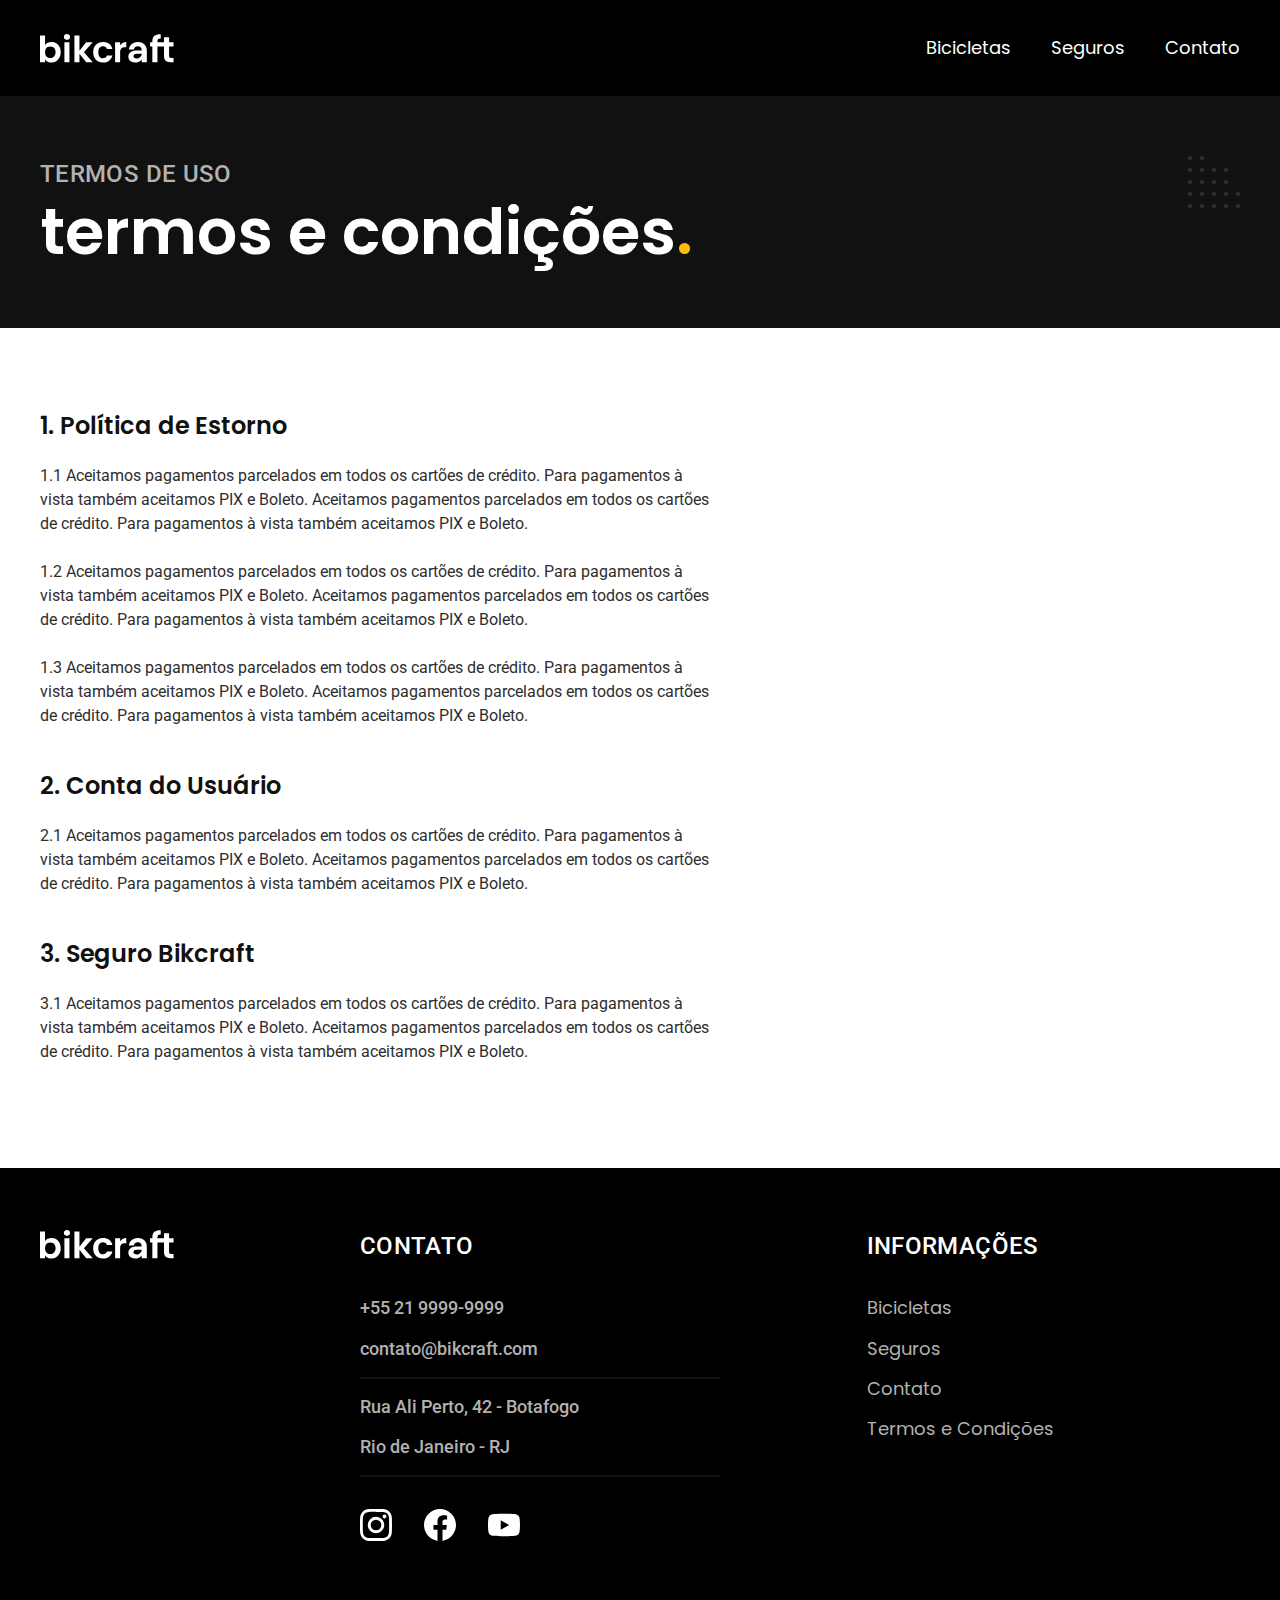
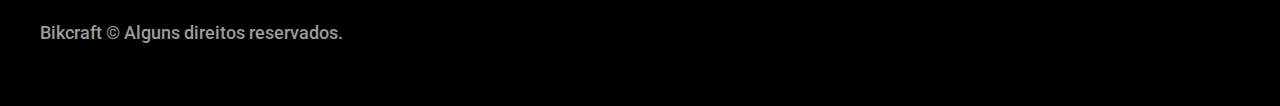
<file: termos.html>
<!DOCTYPE html>
<html lang="pt-br">

<head>
  <meta charset="UTF-8">
  <meta name="viewport" content="width=device-width, initial-scale=1.0">
  <title>Termos e Condições | Bikcraft</title>
  <meta name="description" content="Termos e Condições">

  <link rel="icon" href="./favicon.svg" type="image/svg+xml">
  <link rel="preload" href="./css/style.min.css" as="style">
  <link rel="stylesheet" href="./css/style.min.css">

  <script>document.documentElement.classList.add("js");</script>

  <link rel="preconnect" href="https://fonts.googleapis.com">
  <link rel="preconnect" href="https://fonts.gstatic.com" crossorigin>
  <link href="https://fonts.googleapis.com/css2?family=Merriweather:ital,wght@1,900&family=Poppins:wght@400;600&family=Roboto:wght@400;500&display=swap" rel="stylesheet">

</head>

<body id="termos">
  <header class="header-bg">
    <div class="header container">
      <a href="./">
        <img src="./img/bikcraft.svg" alt="Bikcraft">
      </a>
      <nav aria-label="primaria">
        <ul class="header-menu font-1-m cor-0">
          <li><a href="./bicicletas.html">Bicicletas</a></li>
          <li><a href="./seguros.html">Seguros</a></li>
          <li><a href="./contato.html">Contato</a></li>
        </ul>
      </nav>
    </div>
  </header>

  <main>
    <div class="titulo-bg">
      <div class="titulo container">
        <p class="font-2-l-b cor-5">Termos de uso</p>
        <h1 class="font-1-xxl cor-0">termos e condições<span class="cor-p1">.</span></h1>
      </div>
    </div>

    <div class="termos font-2-s cor-10 container">
      <h2 class="font-1-l cor-11">1. Política de Estorno</h2>
      <p>1.1 Aceitamos pagamentos parcelados em todos os cartões de crédito. Para pagamentos à vista também aceitamos PIX e Boleto. Aceitamos pagamentos parcelados em todos os cartões de crédito. Para pagamentos à vista também aceitamos PIX e Boleto.</p>
      <p>1.2 Aceitamos pagamentos parcelados em todos os cartões de crédito. Para pagamentos à vista também aceitamos PIX e Boleto. Aceitamos pagamentos parcelados em todos os cartões de crédito. Para pagamentos à vista também aceitamos PIX e Boleto.</p>
      <p>1.3 Aceitamos pagamentos parcelados em todos os cartões de crédito. Para pagamentos à vista também aceitamos PIX e Boleto. Aceitamos pagamentos parcelados em todos os cartões de crédito. Para pagamentos à vista também aceitamos PIX e Boleto.</p>
      <h2 class="font-1-l cor-11">2. Conta do Usuário</h2>
      <p>2.1 Aceitamos pagamentos parcelados em todos os cartões de crédito. Para pagamentos à vista também aceitamos PIX e Boleto. Aceitamos pagamentos parcelados em todos os cartões de crédito. Para pagamentos à vista também aceitamos PIX e Boleto.</p>
      <h2 class="font-1-l cor-11">3. Seguro Bikcraft</h2>
      <p>3.1 Aceitamos pagamentos parcelados em todos os cartões de crédito. Para pagamentos à vista também aceitamos PIX e Boleto. Aceitamos pagamentos parcelados em todos os cartões de crédito. Para pagamentos à vista também aceitamos PIX e Boleto.</p>
    </div>
  </main>

  <footer class="footer-bg">
    <div class="footer container">
      <img src="./img/bikcraft.svg" alt="Bikcraft">
      <div class="footer-contato">
        <h3 class="font-2-l-b cor-0">Contato</h3>
        <ul class="font-2-m cor-5">
          <li><a href="tel:+552199999999">+55 21 9999-9999</a></li>
          <li><a href="mailto:contato@bikcraft.com">contato@bikcraft.com</a></li>
          <li>Rua Ali Perto, 42 - Botafogo</li>
          <li>Rio de Janeiro - RJ</li>
        </ul>
        <div class="footer-redes">
          <a href="./">
            <img src="./img/redes/instagram.svg" alt="Instagram">
          </a>
          <a href="./">
            <img src="./img/redes/facebook.svg" alt="Facebook">
          </a>
          <a href="./">
            <img src="./img/redes/youtube.svg" alt="Youtube">
          </a>
        </div>
      </div>
      <div class="footer-informacoes">
        <h3 class="font-2-l-b cor-0">Informações</h3>
        <nav>
          <ul class="font-1-m cor-5">
            <li><a href="./bicicletas.html">Bicicletas</a></li>
            <li><a href="./seguros.html">Seguros</a></li>
            <li><a href="./contato.html">Contato</a></li>
            <li><a href="./termos.html">Termos e Condições</a></li>
          </ul>
        </nav>
      </div>
      <p class="footer-copy font-2-m cor-6">Bikcraft © Alguns direitos reservados.</p>
    </div>
  </footer>
  <script src="./js/script.js"></script>
</body>

</html>
</file>
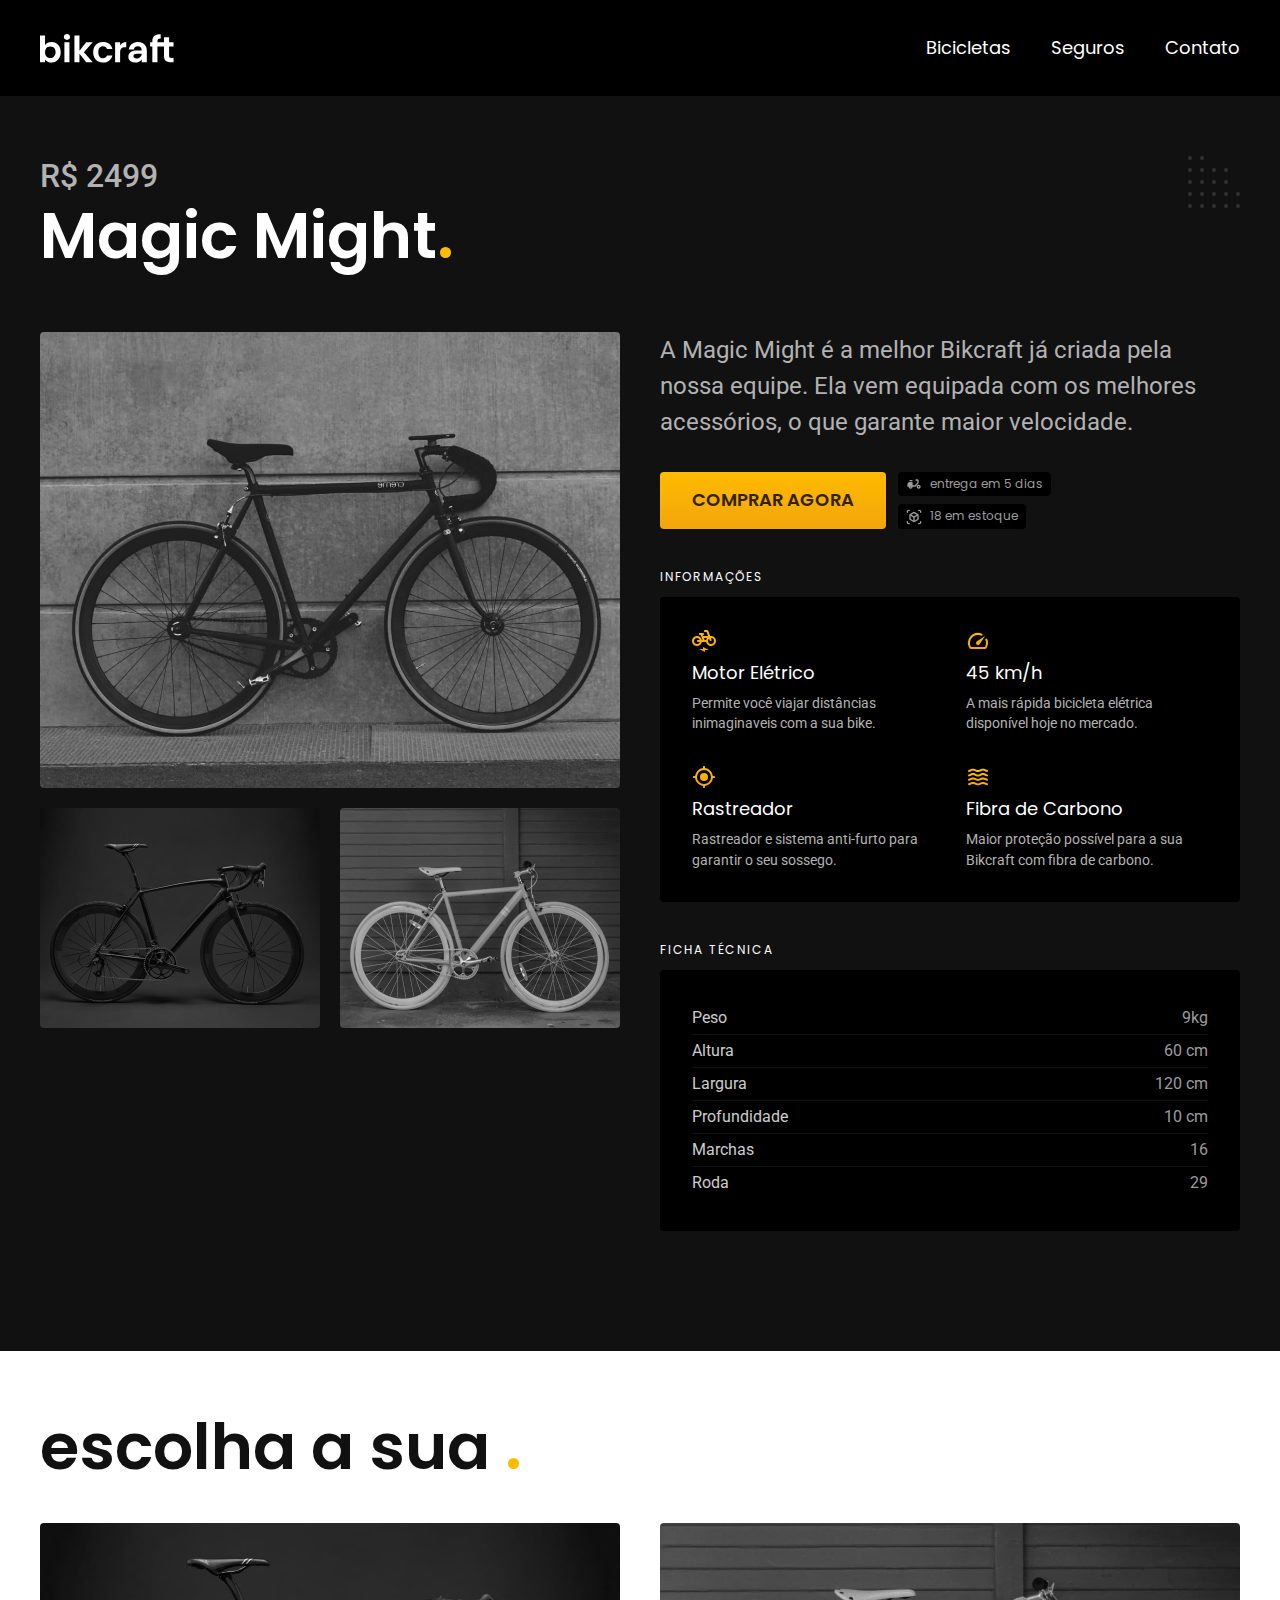
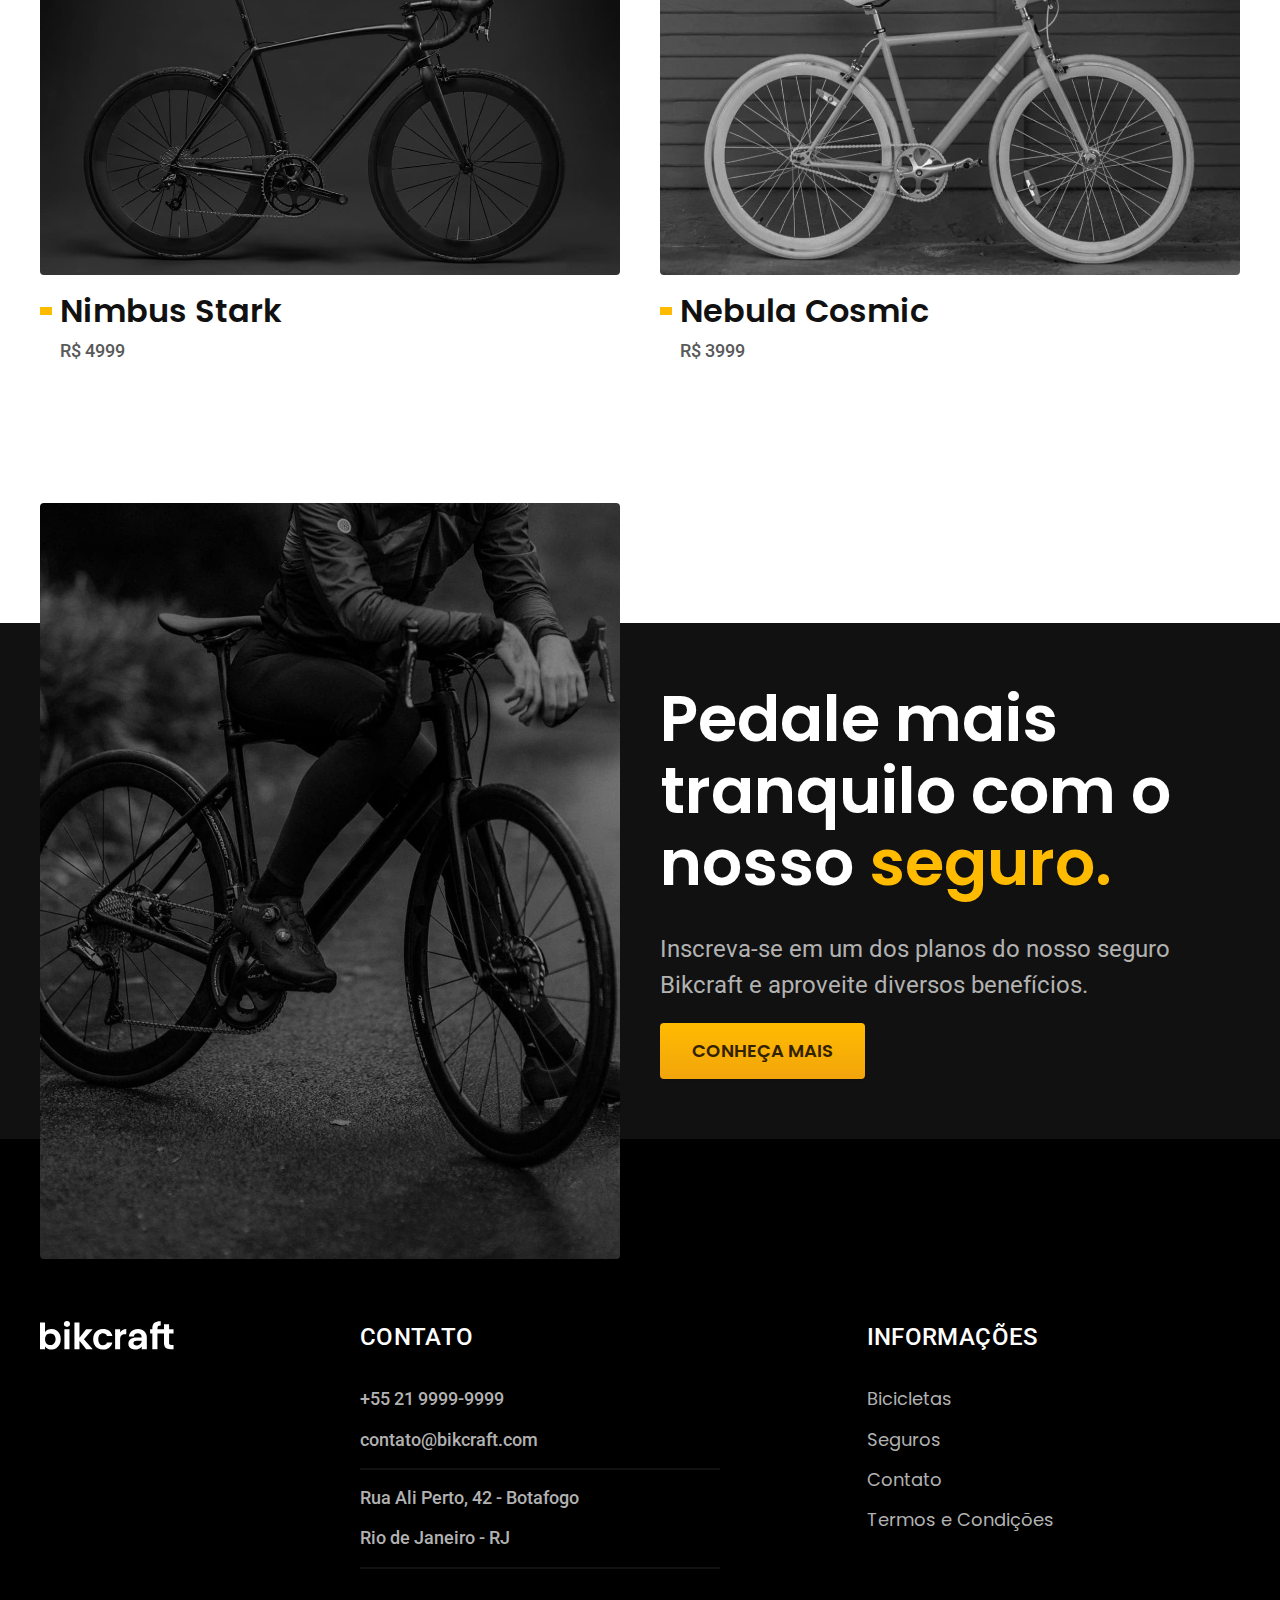
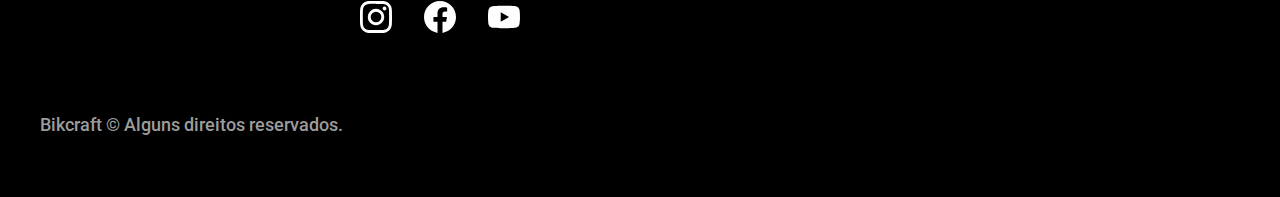
<file: bicicletas/magic.html>
<!DOCTYPE html>
<html lang="pt-br">

<head>
  <meta charset="UTF-8">
  <meta name="viewport" content="width=device-width, initial-scale=1.0">
  <title>Magic Might | Bikcraft</title>
  <meta name="description" content="Magic Might">

  <link rel="icon" href="../favicon.svg" type="image/svg+xml">
  <link rel="stylesheet" href="../css/style.min.css">

  <script>document.documentElement.classList.add("js");</script>

  <link rel="preconnect" href="https://fonts.googleapis.com">
  <link rel="preconnect" href="https://fonts.gstatic.com" crossorigin>
  <link href="https://fonts.googleapis.com/css2?family=Merriweather:ital,wght@1,900&family=Poppins:wght@400;600&family=Roboto:wght@400;500&display=swap" rel="stylesheet">

</head>

<body id="bicicleta">
  <header class="header-bg">
    <div class="header container">
      <a href="../">
        <img src="../img/bikcraft.svg" alt="Bikcraft">
      </a>
      <nav aria-label="primaria">
        <ul class="header-menu font-1-m cor-0">
          <li><a href="../bicicletas.html">Bicicletas</a></li>
          <li><a href="../seguros.html">Seguros</a></li>
          <li><a href="../contato.html">Contato</a></li>
        </ul>
      </nav>
    </div>
  </header>

  <main class="titulo-bg">
    <div>
      <div class="titulo container">
        <p class="font-2-xl cor-5">R$ 2499</p>
        <h1 class="font-1-xxl cor-0">Magic Might<span class="cor-p1">.</span></h1>
      </div>
    </div>

    <div class="bicicleta container">
      <div class="bicicleta-imagens">
        <img src="../img/bicicleta/nimbus2.jpg" alt="Bicicleta 1">
        <img src="../img/bicicleta/nimbus1.jpg" alt="Bicicleta 2">
        <img src="../img/bicicleta/nimbus3.jpg" alt="Bicicleta 3">
      </div>
      <div class="bicicleta-conteudo">
        <p class="font-2-l cor-5">A Magic Might é a melhor Bikcraft já criada pela nossa equipe. Ela vem equipada com os melhores acessórios, o que garante maior velocidade.</p>

        <div class="bicicleta-comprar">
          <a class="botao" href="../orcamento.html?tipo=bikcraft&produto=magic">Comprar Agora</a>
          <span class="font-1-xs cor-6">
            <img src="../img/icones/entrega.svg" alt=""> entrega em 5 dias</span>
          <span class="font-1-xs cor-6">
            <img src="../img/icones/estoque.svg" alt=""> 18 em estoque</span>
        </div>

        <h2 class="font-1-xs cor-0">INFORMAÇÕES</h2>
        <ul class="bicicleta-informacoes">
          <li>
            <img src="../img/icones/eletrica.svg" alt="">
            <h3 class="font-1-m cor-0">Motor Elétrico</h3>
            <p class="font-2-xs cor-5">Permite você viajar distâncias inimaginaveis com a sua bike.</p>
          </li>

          <li>
            <img src="../img/icones/velocidade.svg" alt="">
            <h3 class="font-1-m cor-0">45 km/h</h3>
            <p class="font-2-xs cor-5">A mais rápida bicicleta elétrica disponível hoje no mercado.</p>
          </li>

          <li>
            <img src="../img/icones/rastreador.svg" alt="">
            <h3 class="font-1-m cor-0">Rastreador</h3>
            <p class="font-2-xs cor-5">Rastreador e sistema anti-furto para garantir o seu sossego.</p>
          </li>

          <li>
            <img src="../img/icones/carbono.svg" alt="">
            <h3 class="font-1-m cor-0">Fibra de Carbono</h3>
            <p class="font-2-xs cor-5">Maior proteção possível para a sua Bikcraft com fibra de carbono.</p>
          </li>
        </ul>
        <h2 class="font-1-xs cor-0">Ficha Técnica</h2>
        <ul class="bicicleta-ficha font-2-s cor-4">
          <li>Peso <span>9kg</span></li>
          <li>Altura <span>60 cm</span></li>
          <li>Largura <span>120 cm</span></li>
          <li>Profundidade <span>10 cm</span></li>
          <li>Marchas <span>16</span></li>
          <li>Roda <span>29</span></li>
        </ul>
      </div>
    </div>
  </main>

  <article class="biciletas-lista container ">
    <h2 class="font-1-xxl">escolha a sua <span class="cor-p1">.</span></h2>

    <ul>
      <li>
        <a href="./nimbus.html">
          <img src="../img/bicicletas/nimbus.jpg" alt="Bicicleta preta">
          <h3 class="font-1-xl">Nimbus Stark</h3>
          <span class="font-2-m cor-8">R$ 4999</span>
        </a>
      </li>
      <li>
        <a href="./nebula.html">
          <img src="../img/bicicletas/nebula.jpg" alt="Bicicleta preta">
          <h3 class="font-1-xl">Nebula Cosmic</h3>
          <span class="font-2-m cor-8">R$ 3999</span>
        </a>
      </li>
    </ul>
  </article>

  <article class="seguro-bg">
    <div class="seguro container">
      <div class="seguro-imagem">
        <img src="../img/fotos/seguros.jpg" alt="Pessoa parada em cima de uma bicicleta.">
      </div>
      <div class="seguro-conteudo">
        <h2 class="font-1-xxl cor-0">Pedale mais tranquilo com o nosso <span class="cor-p1">seguro.</span></h2>
        <p class="font-2-l cor-5">Inscreva-se em um dos planos do nosso seguro Bikcraft e aproveite diversos benefícios.</p>
        <a class="botao" href="../seguros.html">Conheça Mais</a>
      </div>
    </div>
  </article>

  <footer class="footer-bg">
    <div class="footer container">
      <img src="../img/bikcraft.svg" alt="Bikcraft">
      <div class="footer-contato">
        <h3 class="font-2-l-b cor-0">Contato</h3>
        <ul class="font-2-m cor-5">
          <li><a href="tel:+552199999999">+55 21 9999-9999</a></li>
          <li><a href="mailto:contato@bikcraft.com">contato@bikcraft.com</a></li>
          <li>Rua Ali Perto, 42 - Botafogo</li>
          <li>Rio de Janeiro - RJ</li>
        </ul>
        <div class="footer-redes">
          <a href="../">
            <img src="../img/redes/instagram.svg" alt="Instagram">
          </a>
          <a href="../">
            <img src="../img/redes/facebook.svg" alt="Facebook">
          </a>
          <a href="../">
            <img src="../img/redes/youtube.svg" alt="Youtube">
          </a>
        </div>
      </div>
      <div class="footer-informacoes">
        <h3 class="font-2-l-b cor-0">Informações</h3>
        <nav>
          <ul class="font-1-m cor-5">
            <li><a href="../bicicletas.html">Bicicletas</a></li>
            <li><a href="../seguros.html">Seguros</a></li>
            <li><a href="../contato.html">Contato</a></li>
            <li><a href="../termos.html">Termos e Condições</a></li>
          </ul>
        </nav>
      </div>
      <p class="footer-copy font-2-m cor-6">Bikcraft © Alguns direitos reservados.</p>
    </div>
  </footer>
  <script src="../js/script.js"></script>
</body>

</html>
</file>
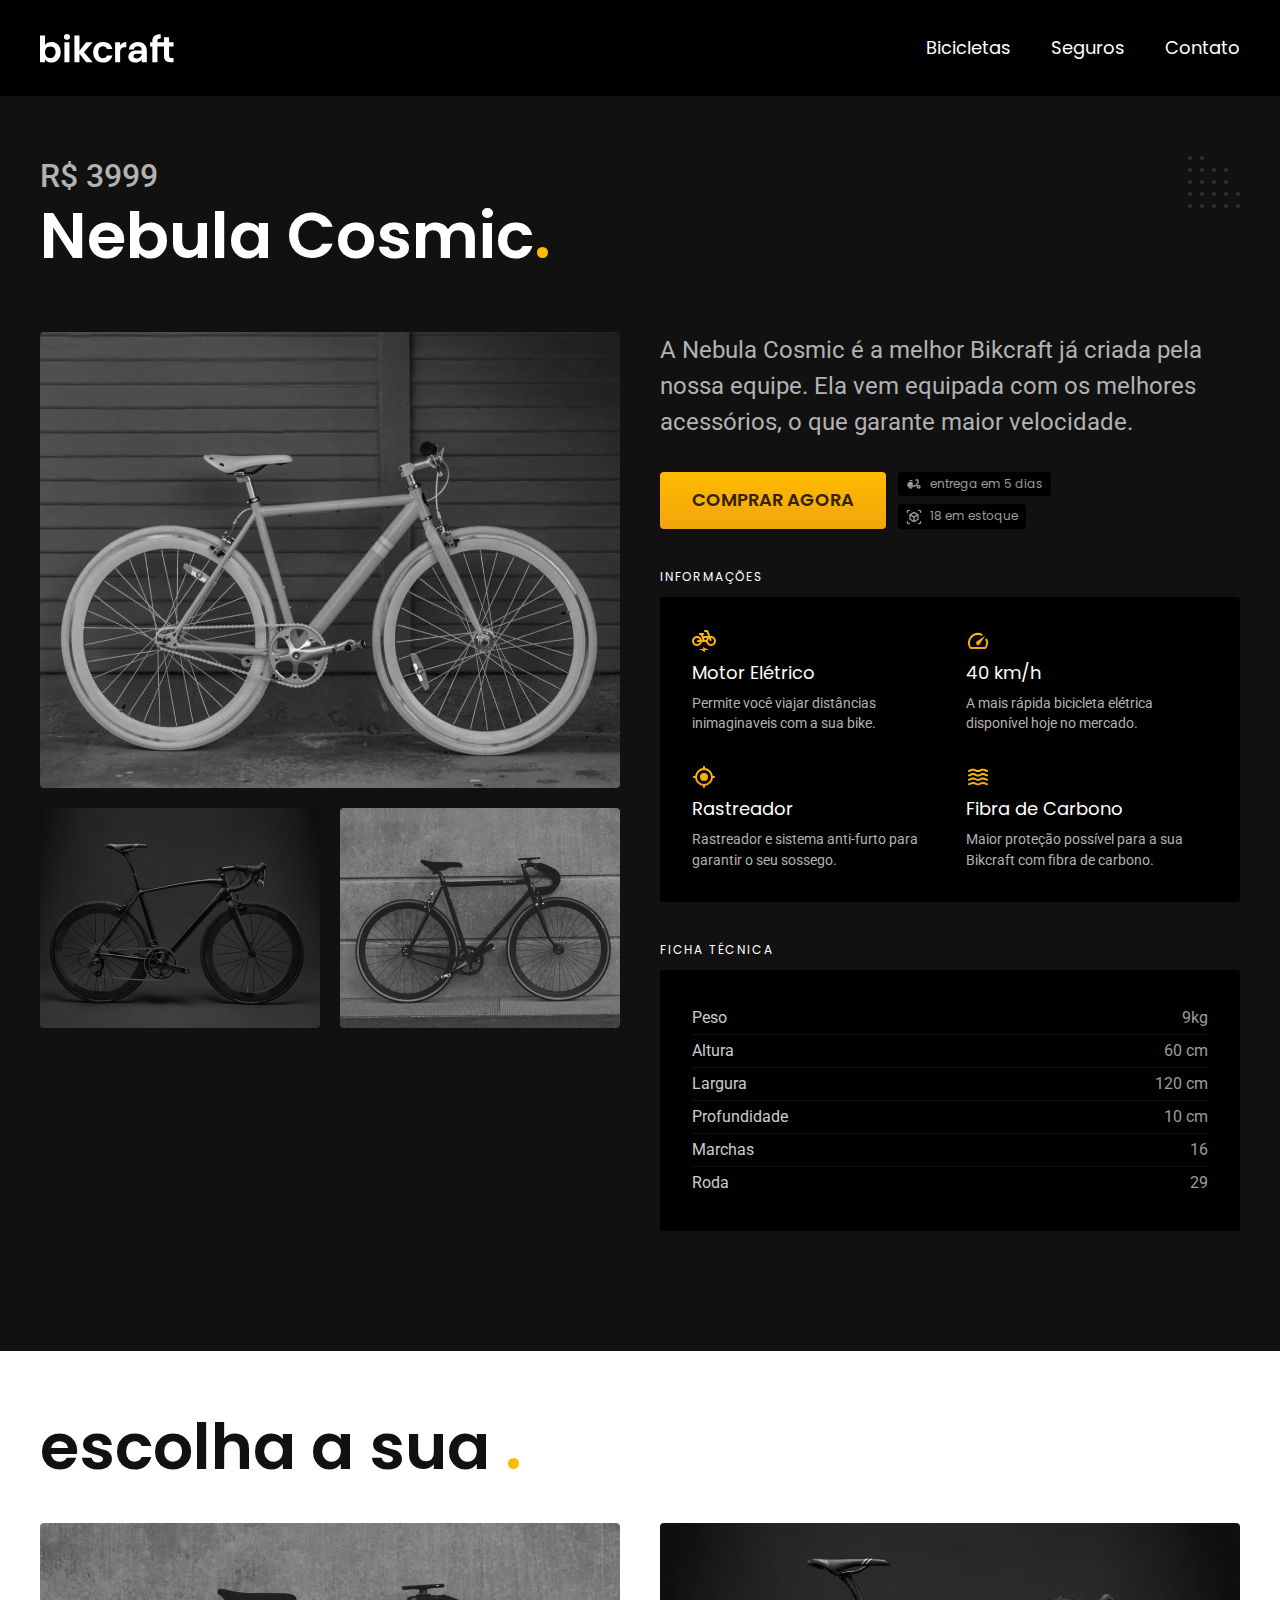
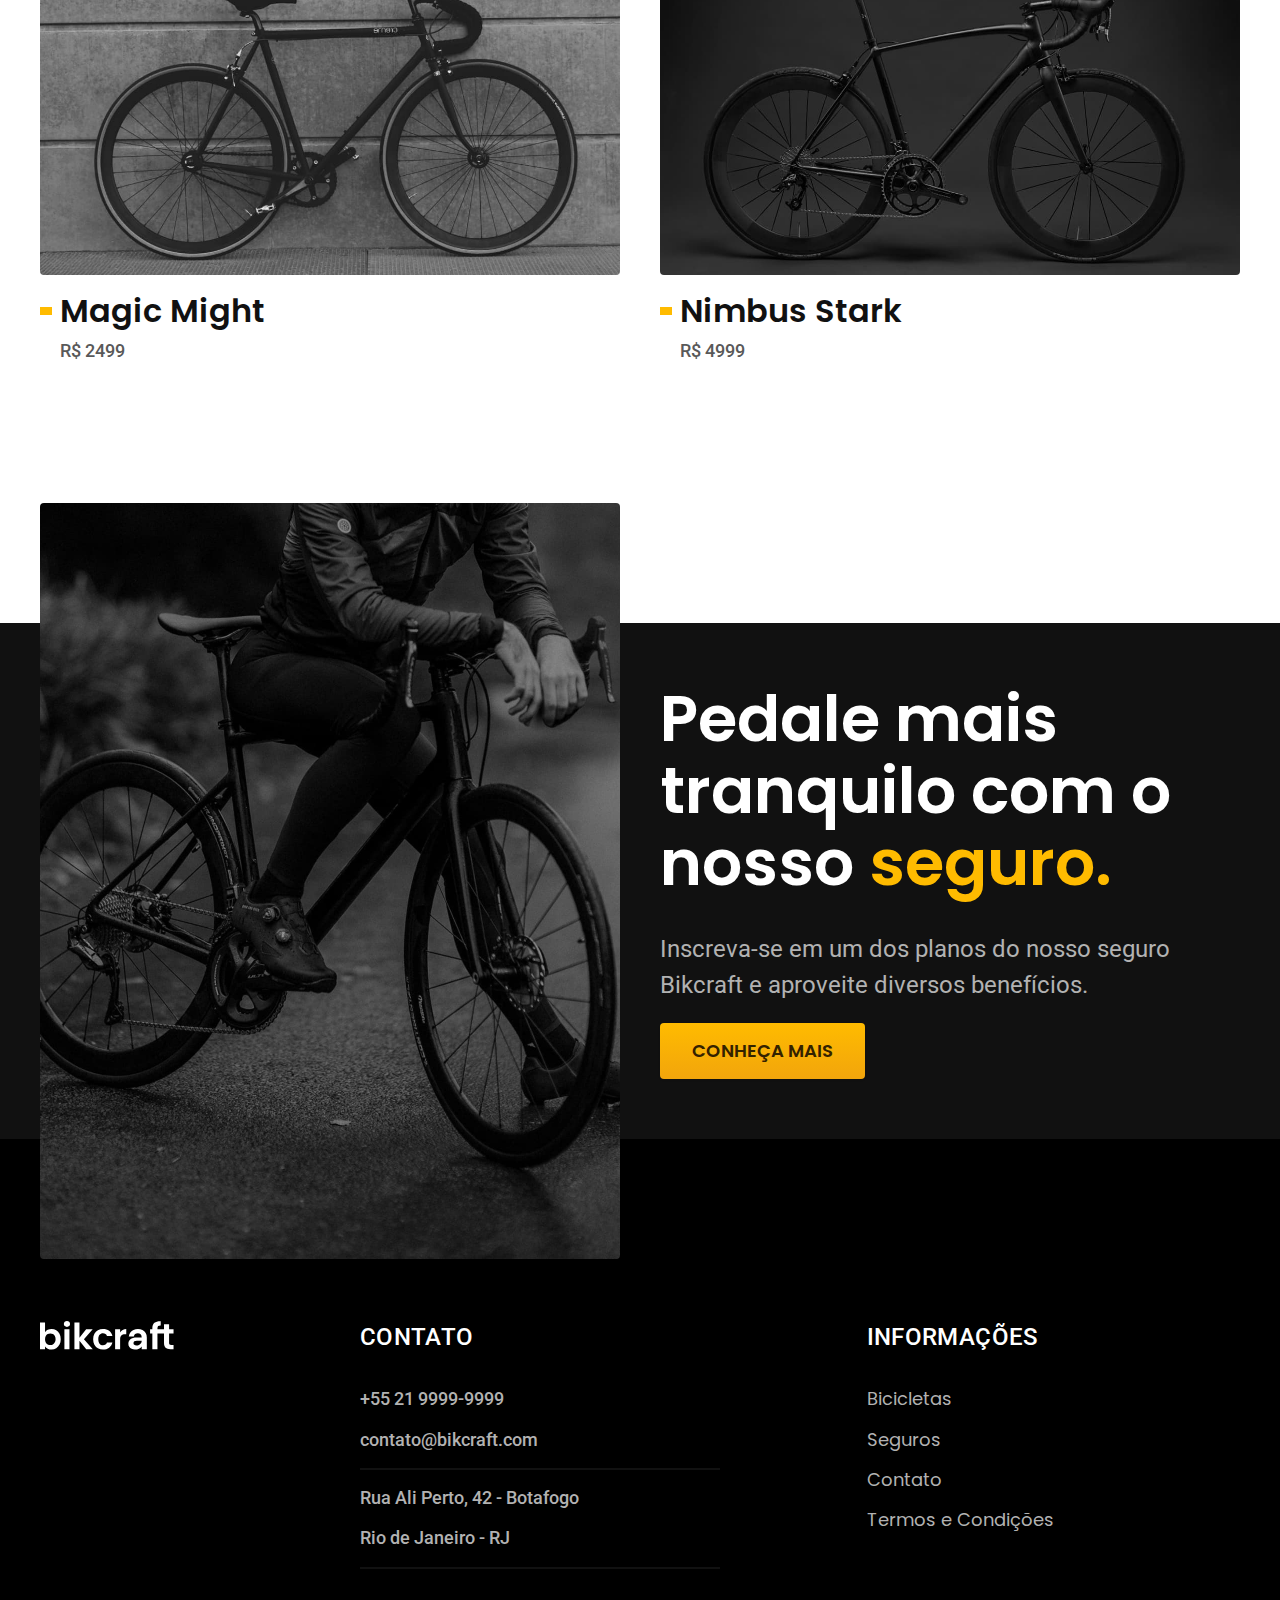
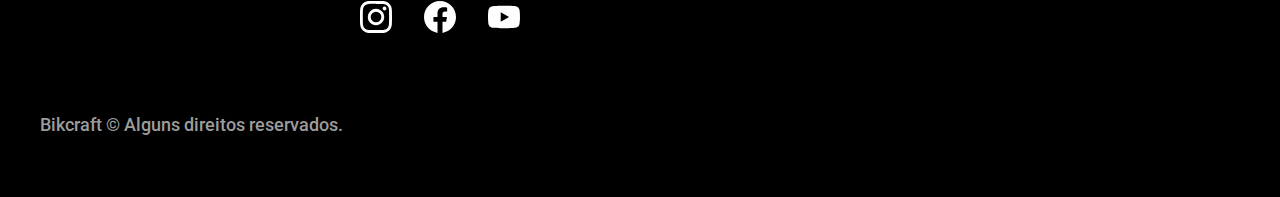
<file: bicicletas/nebula.html>
<!DOCTYPE html>
<html lang="pt-br">

<head>
  <meta charset="UTF-8">
  <meta name="viewport" content="width=device-width, initial-scale=1.0">
  <title>Nebula Cosmic | Bikcraft</title>
  <meta name="description" content="Nebula Cosmic">

  <link rel="icon" href="../favicon.svg" type="image/svg+xml">
  <link rel="stylesheet" href="../css/style.min.css">

  <script>document.documentElement.classList.add("js");</script>

  <link rel="preconnect" href="https://fonts.googleapis.com">
  <link rel="preconnect" href="https://fonts.gstatic.com" crossorigin>
  <link href="https://fonts.googleapis.com/css2?family=Merriweather:ital,wght@1,900&family=Poppins:wght@400;600&family=Roboto:wght@400;500&display=swap" rel="stylesheet">

</head>

<body id="bicicleta">
  <header class="header-bg">
    <div class="header container">
      <a href="../">
        <img src="../img/bikcraft.svg" alt="Bikcraft">
      </a>
      <nav aria-label="primaria">
        <ul class="header-menu font-1-m cor-0">
          <li><a href="../bicicletas.html">Bicicletas</a></li>
          <li><a href="../seguros.html">Seguros</a></li>
          <li><a href="../contato.html">Contato</a></li>
        </ul>
      </nav>
    </div>
  </header>

  <main class="titulo-bg">
    <div>
      <div class="titulo container">
        <p class="font-2-xl cor-5">R$ 3999</p>
        <h1 class="font-1-xxl cor-0">Nebula Cosmic<span class="cor-p1">.</span></h1>
      </div>
    </div>

    <div class="bicicleta container">
      <div class="bicicleta-imagens">
        <img src="../img/bicicleta/nimbus3.jpg" alt="Bicicleta 1">
        <img src="../img/bicicleta/nimbus1.jpg" alt="Bicicleta 2">
        <img src="../img/bicicleta/nimbus2.jpg" alt="Bicicleta 3">
      </div>
      <div class="bicicleta-conteudo">
        <p class="font-2-l cor-5">A Nebula Cosmic é a melhor Bikcraft já criada pela nossa equipe. Ela vem equipada com os melhores acessórios, o que garante maior velocidade.</p>

        <div class="bicicleta-comprar">
          <a class="botao" href="../orcamento.html?tipo=bikcraft&produto=nebula">Comprar Agora</a>
          <span class="font-1-xs cor-6">
            <img src="../img/icones/entrega.svg" alt=""> entrega em 5 dias</span>
          <span class="font-1-xs cor-6">
            <img src="../img/icones/estoque.svg" alt=""> 18 em estoque</span>
        </div>

        <h2 class="font-1-xs cor-0">INFORMAÇÕES</h2>
        <ul class="bicicleta-informacoes">
          <li>
            <img src="../img/icones/eletrica.svg" alt="">
            <h3 class="font-1-m cor-0">Motor Elétrico</h3>
            <p class="font-2-xs cor-5">Permite você viajar distâncias inimaginaveis com a sua bike.</p>
          </li>

          <li>
            <img src="../img/icones/velocidade.svg" alt="">
            <h3 class="font-1-m cor-0">40 km/h</h3>
            <p class="font-2-xs cor-5">A mais rápida bicicleta elétrica disponível hoje no mercado.</p>
          </li>

          <li>
            <img src="../img/icones/rastreador.svg" alt="">
            <h3 class="font-1-m cor-0">Rastreador</h3>
            <p class="font-2-xs cor-5">Rastreador e sistema anti-furto para garantir o seu sossego.</p>
          </li>

          <li>
            <img src="../img/icones/carbono.svg" alt="">
            <h3 class="font-1-m cor-0">Fibra de Carbono</h3>
            <p class="font-2-xs cor-5">Maior proteção possível para a sua Bikcraft com fibra de carbono.</p>
          </li>
        </ul>
        <h2 class="font-1-xs cor-0">Ficha Técnica</h2>
        <ul class="bicicleta-ficha font-2-s cor-4">
          <li>Peso <span>9kg</span></li>
          <li>Altura <span>60 cm</span></li>
          <li>Largura <span>120 cm</span></li>
          <li>Profundidade <span>10 cm</span></li>
          <li>Marchas <span>16</span></li>
          <li>Roda <span>29</span></li>
        </ul>
      </div>
    </div>
  </main>

  <article class="biciletas-lista container ">
    <h2 class="font-1-xxl">escolha a sua <span class="cor-p1">.</span></h2>

    <ul>
      <li>
        <a href="./magic.html">
          <img src="../img/bicicletas/magic.jpg" alt="Bicicleta preta">
          <h3 class="font-1-xl">Magic Might</h3>
          <span class="font-2-m cor-8">R$ 2499</span>
        </a>
      </li>
      <li>
        <a href="./nimbus.html">
          <img src="../img/bicicletas/nimbus.jpg" alt="Bicicleta preta">
          <h3 class="font-1-xl">Nimbus Stark</h3>
          <span class="font-2-m cor-8">R$ 4999</span>
        </a>
      </li>
    </ul>
  </article>

  <article class="seguro-bg">
    <div class="seguro container">
      <div class="seguro-imagem">
        <img src="../img/fotos/seguros.jpg" alt="Pessoa parada em cima de uma bicicleta.">
      </div>
      <div class="seguro-conteudo">
        <h2 class="font-1-xxl cor-0">Pedale mais tranquilo com o nosso <span class="cor-p1">seguro.</span></h2>
        <p class="font-2-l cor-5">Inscreva-se em um dos planos do nosso seguro Bikcraft e aproveite diversos benefícios.</p>
        <a class="botao" href="../seguros.html">Conheça Mais</a>
      </div>
    </div>
  </article>

  <footer class="footer-bg">
    <div class="footer container">
      <img src="../img/bikcraft.svg" alt="Bikcraft">
      <div class="footer-contato">
        <h3 class="font-2-l-b cor-0">Contato</h3>
        <ul class="font-2-m cor-5">
          <li><a href="tel:+552199999999">+55 21 9999-9999</a></li>
          <li><a href="mailto:contato@bikcraft.com">contato@bikcraft.com</a></li>
          <li>Rua Ali Perto, 42 - Botafogo</li>
          <li>Rio de Janeiro - RJ</li>
        </ul>
        <div class="footer-redes">
          <a href="../">
            <img src="../img/redes/instagram.svg" alt="Instagram">
          </a>
          <a href="../">
            <img src="../img/redes/facebook.svg" alt="Facebook">
          </a>
          <a href="../">
            <img src="../img/redes/youtube.svg" alt="Youtube">
          </a>
        </div>
      </div>
      <div class="footer-informacoes">
        <h3 class="font-2-l-b cor-0">Informações</h3>
        <nav>
          <ul class="font-1-m cor-5">
            <li><a href="../bicicletas.html">Bicicletas</a></li>
            <li><a href="../seguros.html">Seguros</a></li>
            <li><a href="../contato.html">Contato</a></li>
            <li><a href="../termos.html">Termos e Condições</a></li>
          </ul>
        </nav>
      </div>
      <p class="footer-copy font-2-m cor-6">Bikcraft © Alguns direitos reservados.</p>
    </div>
  </footer>
  <script src="../js/script.js"></script>
</body>

</html>
</file>
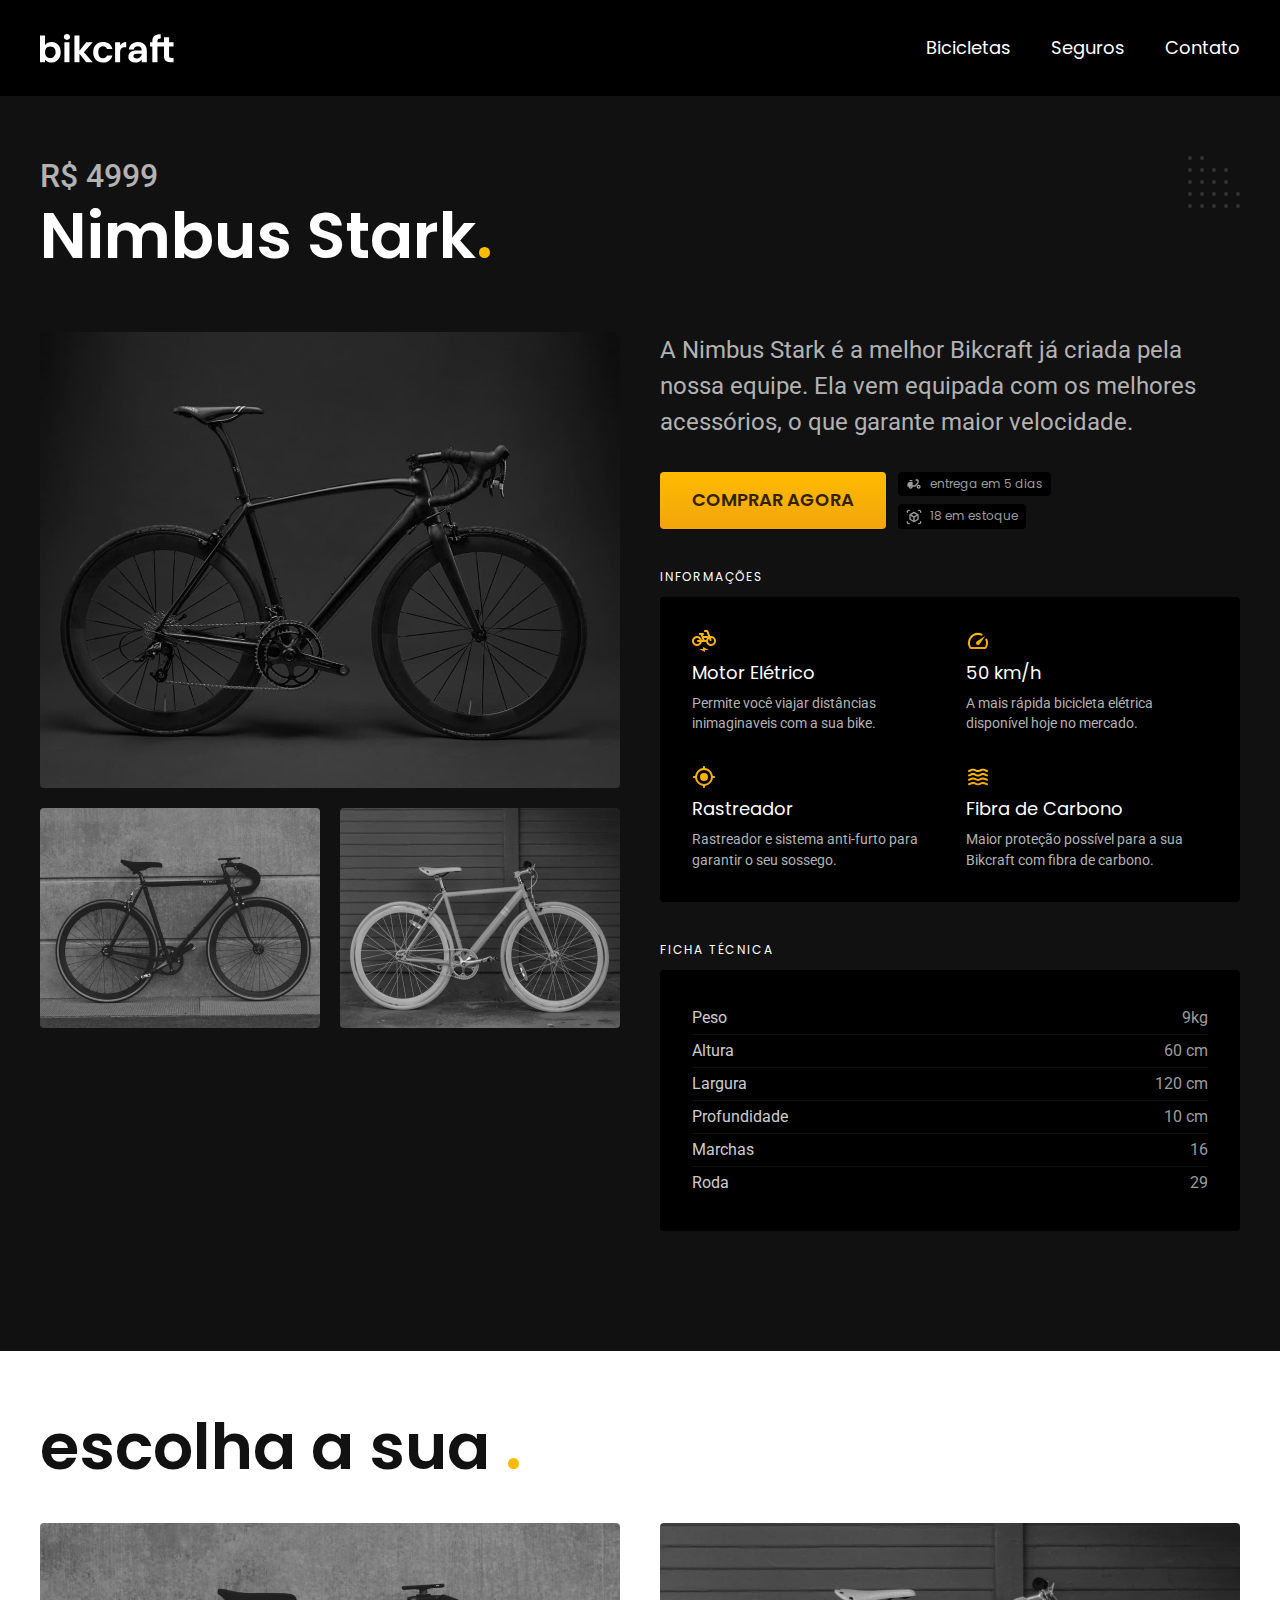
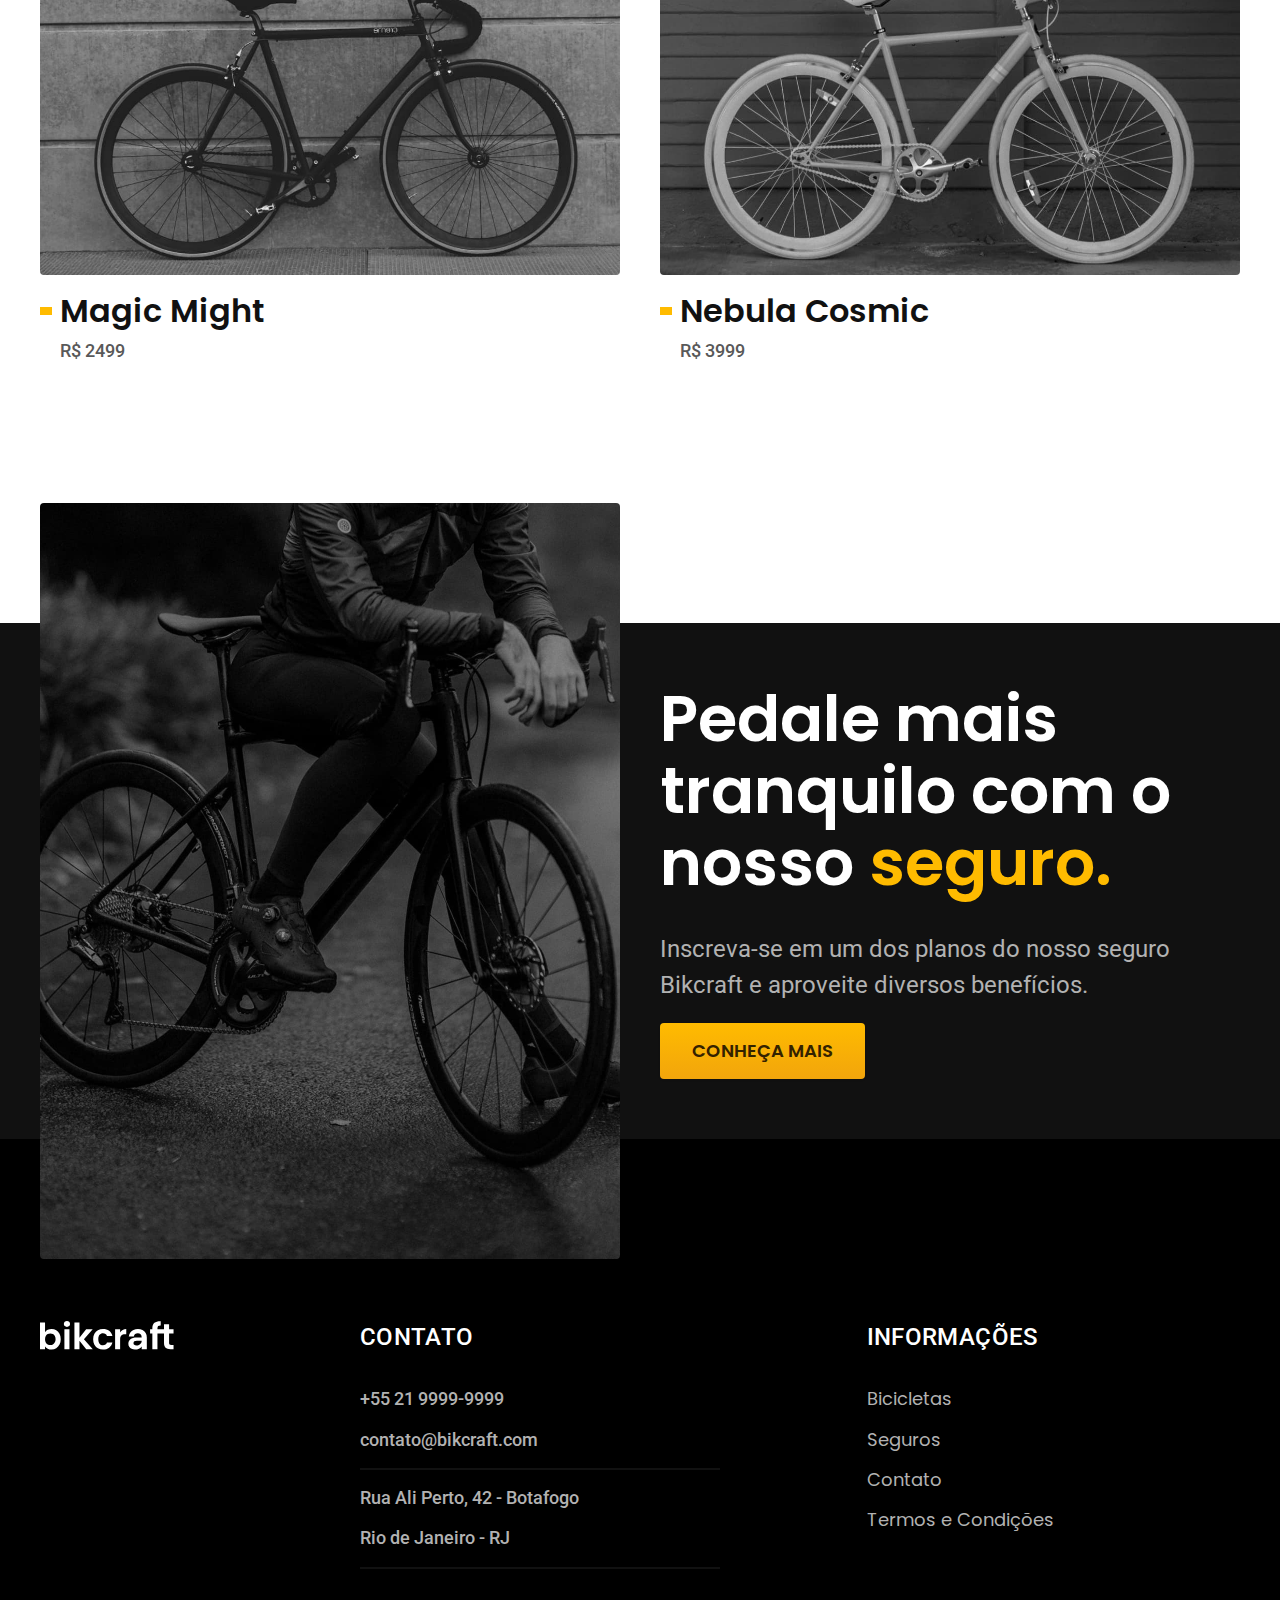
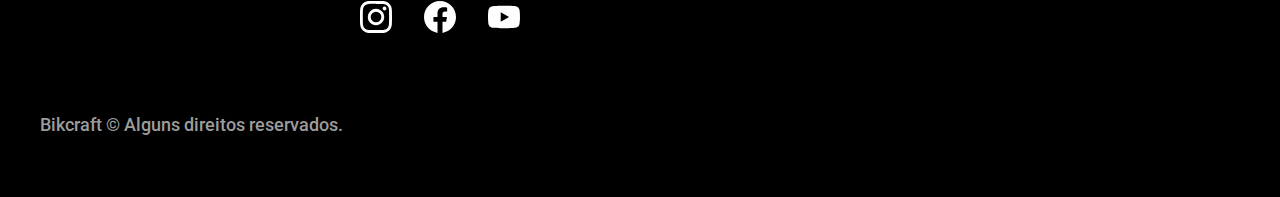
<file: bicicletas/nimbus.html>
<!DOCTYPE html>
<html lang="pt-br">

<head>
  <meta charset="UTF-8">
  <meta name="viewport" content="width=device-width, initial-scale=1.0">
  <title>Nimbus Stark | Bikcraft</title>
  <meta name="description" content="Nimbus Stark">

  <link rel="icon" href="../favicon.svg" type="image/svg+xml">
  <link rel="stylesheet" href="../css/style.min.css">

  <script>document.documentElement.classList.add("js");</script>

  <link rel="preconnect" href="https://fonts.googleapis.com">
  <link rel="preconnect" href="https://fonts.gstatic.com" crossorigin>
  <link href="https://fonts.googleapis.com/css2?family=Merriweather:ital,wght@1,900&family=Poppins:wght@400;600&family=Roboto:wght@400;500&display=swap" rel="stylesheet">

</head>

<body id="bicicleta">
  <header class="header-bg">
    <div class="header container">
      <a href="../">
        <img src="../img/bikcraft.svg" alt="Bikcraft">
      </a>
      <nav aria-label="primaria">
        <ul class="header-menu font-1-m cor-0">
          <li><a href="../bicicletas.html">Bicicletas</a></li>
          <li><a href="../seguros.html">Seguros</a></li>
          <li><a href="../contato.html">Contato</a></li>
        </ul>
      </nav>
    </div>
  </header>

  <main class="titulo-bg">
    <div>
      <div class="titulo container">
        <p class="font-2-xl cor-5">R$ 4999</p>
        <h1 class="font-1-xxl cor-0">Nimbus Stark<span class="cor-p1">.</span></h1>
      </div>
    </div>

    <div class="bicicleta container">
      <div class="bicicleta-imagens">
        <img src="../img/bicicleta/nimbus1.jpg" alt="Bicicleta 1">
        <img src="../img/bicicleta/nimbus2.jpg" alt="Bicicleta 2">
        <img src="../img/bicicleta/nimbus3.jpg" alt="Bicicleta 3">
      </div>
      <div class="bicicleta-conteudo">
        <p class="font-2-l cor-5">A Nimbus Stark é a melhor Bikcraft já criada pela nossa equipe. Ela vem equipada com os melhores acessórios, o que garante maior velocidade.</p>

        <div class="bicicleta-comprar">
          <a class="botao" href="../orcamento.html?tipo=bikcraft&produto=nimbus">Comprar Agora</a>
          <span class="font-1-xs cor-6">
            <img src="../img/icones/entrega.svg" alt=""> entrega em 5 dias</span>
          <span class="font-1-xs cor-6">
            <img src="../img/icones/estoque.svg" alt=""> 18 em estoque</span>
        </div>

        <h2 class="font-1-xs cor-0">INFORMAÇÕES</h2>
        <ul class="bicicleta-informacoes">
          <li>
            <img src="../img/icones/eletrica.svg" alt="">
            <h3 class="font-1-m cor-0">Motor Elétrico</h3>
            <p class="font-2-xs cor-5">Permite você viajar distâncias inimaginaveis com a sua bike.</p>
          </li>

          <li>
            <img src="../img/icones/velocidade.svg" alt="">
            <h3 class="font-1-m cor-0">50 km/h</h3>
            <p class="font-2-xs cor-5">A mais rápida bicicleta elétrica disponível hoje no mercado.</p>
          </li>

          <li>
            <img src="../img/icones/rastreador.svg" alt="">
            <h3 class="font-1-m cor-0">Rastreador</h3>
            <p class="font-2-xs cor-5">Rastreador e sistema anti-furto para garantir o seu sossego.</p>
          </li>

          <li>
            <img src="../img/icones/carbono.svg" alt="">
            <h3 class="font-1-m cor-0">Fibra de Carbono</h3>
            <p class="font-2-xs cor-5">Maior proteção possível para a sua Bikcraft com fibra de carbono.</p>
          </li>
        </ul>
        <h2 class="font-1-xs cor-0">Ficha Técnica</h2>
        <ul class="bicicleta-ficha font-2-s cor-4">
          <li>Peso <span>9kg</span></li>
          <li>Altura <span>60 cm</span></li>
          <li>Largura <span>120 cm</span></li>
          <li>Profundidade <span>10 cm</span></li>
          <li>Marchas <span>16</span></li>
          <li>Roda <span>29</span></li>
        </ul>
      </div>
    </div>
  </main>

  <article class="biciletas-lista container ">
    <h2 class="font-1-xxl">escolha a sua <span class="cor-p1">.</span></h2>

    <ul>
      <li>
        <a href="./magic.html">
          <img src="../img/bicicletas/magic.jpg" alt="Bicicleta preta">
          <h3 class="font-1-xl">Magic Might</h3>
          <span class="font-2-m cor-8">R$ 2499</span>
        </a>
      </li>
      <li>
        <a href="./nebula.html">
          <img src="../img/bicicletas/nebula.jpg" alt="Bicicleta preta">
          <h3 class="font-1-xl">Nebula Cosmic</h3>
          <span class="font-2-m cor-8">R$ 3999</span>
        </a>
      </li>
    </ul>
  </article>

  <article class="seguro-bg">
    <div class="seguro container">
      <div class="seguro-imagem">
        <img src="../img/fotos/seguros.jpg" alt="Pessoa parada em cima de uma bicicleta.">
      </div>
      <div class="seguro-conteudo">
        <h2 class="font-1-xxl cor-0">Pedale mais tranquilo com o nosso <span class="cor-p1">seguro.</span></h2>
        <p class="font-2-l cor-5">Inscreva-se em um dos planos do nosso seguro Bikcraft e aproveite diversos benefícios.</p>
        <a class="botao" href="../seguros.html">Conheça Mais</a>
      </div>
    </div>
  </article>

  <footer class="footer-bg">
    <div class="footer container">
      <img src="../img/bikcraft.svg" alt="Bikcraft">
      <div class="footer-contato">
        <h3 class="font-2-l-b cor-0">Contato</h3>
        <ul class="font-2-m cor-5">
          <li><a href="tel:+552199999999">+55 21 9999-9999</a></li>
          <li><a href="mailto:contato@bikcraft.com">contato@bikcraft.com</a></li>
          <li>Rua Ali Perto, 42 - Botafogo</li>
          <li>Rio de Janeiro - RJ</li>
        </ul>
        <div class="footer-redes">
          <a href="../">
            <img src="../img/redes/instagram.svg" alt="Instagram">
          </a>
          <a href="../">
            <img src="../img/redes/facebook.svg" alt="Facebook">
          </a>
          <a href="../">
            <img src="../img/redes/youtube.svg" alt="Youtube">
          </a>
        </div>
      </div>
      <div class="footer-informacoes">
        <h3 class="font-2-l-b cor-0">Informações</h3>
        <nav>
          <ul class="font-1-m cor-5">
            <li><a href="../bicicletas.html">Bicicletas</a></li>
            <li><a href="../seguros.html">Seguros</a></li>
            <li><a href="../contato.html">Contato</a></li>
            <li><a href="../termos.html">Termos e Condições</a></li>
          </ul>
        </nav>
      </div>
      <p class="footer-copy font-2-m cor-6">Bikcraft © Alguns direitos reservados.</p>
    </div>
  </footer>
  <script src="../js/script.js"></script>
</body>

</html>
</file>
<file: css/style.min.css>
body{margin:0;font-family:Arial,Helvetica,sans-serif;color:#111}blockquote,dd,h1,h2,h3,h4,p,ul{margin:0}ul{margin:0;padding:0;list-style:none}a{text-decoration:none;color:inherit}img{max-width:100%;height:auto;display:block}img[src$=".jpg"]{border-radius:4px}.font-1-xs{font:400 0.75rem/1.35 Poppins,sans-serif}.font-2-xs{font:400 0.875rem/1.43 Roboto,sans-serif}.font-1-s{font:400 1rem/1.5 Poppins,sans-serif}.font-2-s{font:400 1rem/1.5 Roboto,sans-serif}.font-1-m,.font-1-m-b{font:400 1.125rem/1.35 Poppins,sans-serif}.font-1-m-b{font-weight:600}.font-2-m{font:500 1.125rem/1.35 Roboto,sans-serif}.font-1-l{font:400 1.5rem/1.5 Poppins,sans-serif}.font-2-l,.font-2-l-b{font:400 1.5rem/1.5 Roboto,sans-serif}.font-2-l-b{font-weight:500;letter-spacing:.015em;text-transform:uppercase}.font-1-xl{font:600 2rem/1.25 Poppins,sans-serif}.font-2-xl{font:500 2rem/1.25 Roboto,sans-serif}.font-1-xxl{font:600 4rem/1.125 Poppins,sans-serif}@media (max-width:1200px){.font-1-xxl{font-size:3rem}.font-2-l,.font-2-l-b{font-size:1.125rem}}@media (max-width:800px){.font-1-xxl{font-size:2rem}.font-1-xl,.font-2-xl{font-size:1.5rem}}:root{--cor-0:#ffffff;--cor-1:#f7f7f7;--cor-2:#ededed;--cor-3:#dedede;--cor-4:#cccccc;--cor-5:#b2b2b2;--cor-6:#9c9c9c;--cor-7:#717171;--cor-8:#595959;--cor-9:#404040;--cor-10:#2e2e2e;--cor-11:#111111;--cor-12:#000000;--cor-p1:#ffbb00;--cor-p2:#e4a30b;--cor-p3:#a66f00;--cor-p4:#664400;--cor-p5:#332200}.cor-0{color:var(--cor-0)}.cor-1{color:var(--cor-1)}.cor-2{color:var(--cor-2)}.cor-3{color:var(--cor-3)}.cor-4{color:var(--cor-4)}.cor-5{color:var(--cor-5)}.cor-6{color:var(--cor-6)}.cor-7{color:var(--cor-7)}.cor-8{color:var(--cor-8)}.cor-9{color:var(--cor-9)}.cor-10{color:var(--cor-10)}.cor-11{color:var(--cor-11)}.cor-12{color:var(--cor-12)}.cor-p1{color:var(--cor-p1)}.cor-p2{color:var(--cor-p2)}.cor-p3{color:var(--cor-p3)}.cor-p4{color:var(--cor-p4)}.cor-p5{color:var(--cor-p5)}.js .fadeInDown{transform:translate3d(0,-20px,0)}.js .fadeInUp{transform:translate3d(0,20px,0)}.js .fadeInRight{transform:translate3d(20px,0,0)}.js .fadeInLeft{transform:translate3d(-20px,0,0)}.js [data-anime]{opacity:0}.js .anime{opacity:1;transform:none;transition:transform .8s,opacity .8s}.header-bg{background-color:var(--cor-12)}.header{display:flex;flex-wrap:wrap;gap:20px;justify-content:space-between;align-items:center;padding-top:20px;padding-bottom:20px}.header-menu{display:flex;flex-wrap:wrap;gap:40px}.header-menu a{display:inline-block;padding:16px 0;position:relative}.header-menu a::after{content:"";display:block;height:2px;width:0%;background:var(--cor-0);margin-top:4px;transition:.3s;position:absolute}.header-menu a.ativo::after,.header-menu a:hover::after{width:100%}@media (max-width:800px){.header-menu{gap:20px}.header-menu a{background:var(--cor-11);padding:12px 16px;border-radius:4px}.header-menu a:hover{background:var(--cor-10)}.header a::after{display:none}}@media (max-width:600px){.header-menu{gap:12px}.header-menu a{padding:8px 12px;font-size:14px}}.footer-bg{background-color:var(--cor-12)}.footer{display:grid;grid-template-columns:3fr 5fr 4fr;gap:40px;padding-top:60px;padding-bottom:60px}.footer h3{margin-bottom:32px}.footer-contato ul{margin-bottom:32px}.footer-contato li:nth-child(even):after{content:"";display:block;max-width:360px;height:2px;background:var(--cor-11);margin-top:16px}.footer li{margin-bottom:16px}.footer-redes{display:flex;gap:32px}.footer a:hover{color:var(--cor-0)}.footer-copy{grid-column:1/-1;margin-top:40px}@media (max-width:800px){.footer>img{display:none}.footer{grid-template-columns:1fr 1fr}}@media (max-width:600px){.footer{grid-template-columns:1fr;gap:60px}.footer-copy{margin-top:0}}.container{max-width:1200px;padding-left:20px;padding-right:20px;margin-left:auto;margin-right:auto}.botao{display:inline-block;padding:16px 32px;background:linear-gradient(#fb0,#f2a50c);border-radius:4px;box-shadow:0 1px 2px rgba(0,0,0,.1);text-transform:uppercase;color:var(--cor-p5);font:600 1.125rem/1.35 Poppins,sans-serif;max-width:max-content;border:none;cursor:pointer}.botao:hover{background:linear-gradient(#ffb60d,#e59317)}.botao.secundario{background:var(--cor-10);color:var(--cor-2)}.botao.secundario:hover{background:var(--cor-9)}.botao.seta{align-items:center}.botao.seta::after{content:"";display:inline-block;width:18px;height:10px;margin-left:12px;background:url("../img/icones/seta.svg");transition:transform .2s}.botao.seta:hover::after{transform:translateX(4px)}@media (max-width:600px){.botao{padding:12px 16px;font-size:1rem}}.link{display:inline-block;color:var(--cor-p1);font:500 1.5rem/1.5 Poppins,sans-serif;text-transform:uppercase}.link::after{content:"";display:block;width:100%;height:4px;background-color:currentColor}.link:hover{color:var(--cor-0)}.titulo-bg{padding-top:60px;padding-bottom:60px;background-color:var(--cor-11)}.titulo{background:url("../img/dec/top-right.svg") no-repeat top right 20px}.titulo p{margin-bottom:4px}@media (max-width:800px){.titulo-bg{padding-top:40px;padding-bottom:40px}.titulo p{font-size:1rem;text-transform:lowercase;font-weight:400}}.form{display:grid;grid-template-columns:1fr 1fr;gap:20px}.form label{display:block;font:400 1rem/1.5rem Poppins,sans-serif;margin-bottom:4px}.form .col-2{grid-column:span 2}.form input[type=email],.form input[type=text],.form textarea{font:400 1rem/1.5 Roboto,sans-serif;background:var(--cor-1);border:1px solid var(--cor-2);padding:12px;border-radius:4px;width:100%;box-sizing:border-box}.form input[type=email]:focus,.form input[type=text]:focus,.form textarea:focus{outline:0;border-color:var(--cor-p1);background:var(--cor-0);box-shadow:0 0 0 2px #fea}@media (max-width:600px){.form{grid-template-columns:1fr}.form .col-2{grid-column:1}}.introducao-bg{background:var(--cor-12) url("../img/dec/bottom-left.svg") no-repeat bottom 160px left 20px;box-shadow:inset 0 -120px var(--cor-0)}.introducao{box-sizing:border-box;display:grid;grid-template-columns:1fr 1fr;gap:0 40px}.introducao-conteudo{align-self:end;padding-bottom:200px}.introducao img{width:100%;height:100%;object-fit:cover;border-radius:4px}.introducao h1{margin-bottom:32px}.introducao p{margin-bottom:20px}@media (max-width:800px){.introducao-bg{background:var(--cor-11);padding-top:40px;box-shadow:inset 0 -60px #fff}.introducao{grid-template-columns:1fr;gap:32px}.introducao-conteudo{padding-bottom:0}.introducao h1{margin-bottom:16px}.introducao img{height:300px;width:100%}}.tecnologia-bg{background-color:var(--cor-11);box-shadow:inset 0 80px var(--cor-0),inset 0 -80px var(--cor-0)}.tecnologia{display:grid;grid-template-columns:1fr 1fr;gap:40px}.tecnologia-imagem img{width:100%;height:100%;object-fit:cover;object-position:left}.tecnologia-conteudo{padding-top:160px;padding-bottom:160px}.tecnologia-conteudo>span{display:block;margin-bottom:20px}.tecnologia-conteudo h2{display:block;margin-bottom:32px}.tecnologia-conteudo>p{margin-bottom:20px}.tecnologia a{margin-bottom:80px}.tecnologia-vantagens{display:flex;gap:40px}.tecnologia-vantagens h3{margin-bottom:8px;width:max-content}.tecnologia-vantagens img{width:24px;margin-bottom:8px}@media (max-width:800px){.tecnologia-bg{box-shadow:initial}.tecnologia{grid-template-columns:1fr}.tecnologia-conteudo{padding-top:60px;padding-bottom:60px}.tecnologia-imagem{display:none}.tecnologia a{margin-bottom:60px}}@media (max-width:600px){.tecnologia-vantagens{flex-direction:column}}.parceiros{padding-top:60px;padding-bottom:120px}.parceiros h2{margin-bottom:60px}.parceiros ul{padding:0 20px;max-width:1400px;display:grid;grid-template-columns:repeat(4,1fr);margin:0 auto}.parceiros li{display:flex;padding:32px;border-left:2px solid var(--cor-2)}.parceiros img{margin:auto}.parceiros li:first-child,.parceiros li:nth-child(5){border-left:none}.parceiros li:nth-child(n+5){border-top:2px solid var(--cor-2)}@media (max-width:800px){.parceiros{padding-bottom:60px}.parceiros li{padding:20px}.parceiros h2{margin-bottom:20px}.parceiros ul{grid-template-columns:repeat(2,1fr)}.parceiros li:nth-child(n+3){border-top:2px solid var(--cor-2)}.parceiros li:nth-child(odd){border-left:none}}.depoimento{display:grid;grid-template-columns:1fr 1fr;background-color:var(--cor-p1);overflow:hidden}.depoimento img{width:100%;height:100%;object-fit:cover;border-radius:0}.depoimento-conteudo{padding:40px 40px 80px 80px;align-self:end;background:url("../img/dec/bottom-right.svg") no-repeat bottom 40px right 40px}.depoimento-conteudo p{max-width:32ch;font-family:Merriweather,serif;font-style:italic;font-weight:900;margin-bottom:32px;position:relative}.depoimento p::after,.depoimento p::before{font-size:5rem;color:var(--cor-p2);position:absolute}.depoimento p::before{content:"“";left:-50px;top:-20px}.depoimento p::after{content:"”"}@media (min-width:1200px){.depoimento img{max-height:520px}}@media (max-width:800px){.depoimento{grid-template-columns:1fr;text-align:center}.depoimento img{max-height:350px}.depoimento-conteudo{padding:40px 20px;justify-self:center}}.biciletas-lista{padding-top:60px;padding-bottom:120px}.biciletas-lista h2{margin-bottom:40px}.biciletas-lista ul{display:flex;gap:40px;padding:0 20px 20px 20px;max-width:1400px;margin-left:auto;margin-right:auto;overflow-x:auto}#bicicleta .biciletas-lista ul{padding:0 0 20px 0}.biciletas-lista li{flex:1;min-width:280px}.biciletas-lista a{display:block}.biciletas-lista img{margin-bottom:16px}.biciletas-lista h3{margin-bottom:8px;display:flex;align-items:center}.biciletas-lista h3::before{content:"";display:inline-block;height:8px;width:12px;margin-right:8px;background-color:var(--cor-p1);transition:width .2s}.biciletas-lista a:hover h3::before{width:24px}.biciletas-lista li span{padding-left:20px}@media (max-width:800px){.biciletas-lista{padding-bottom:60px}.biciletas-lista ul{gap:20px}}.bicicletas-bg{background:linear-gradient(to right,var(--cor-0) 30%,var(--cor-11) 0)}.bicicletas{display:grid;grid-template-columns:1fr 1fr;gap:40px;padding-top:60px;padding-bottom:60px;background:url("../img/dec/top-right.svg") no-repeat top 40px right 20px}.bicicletas-imagem{display:grid}.bicicletas-imagem img{grid-area:1/1}.bicicletas-imagem span{grid-area:1/1;place-self:start end;margin-top:20px;background:var(--cor-12);display:inline-block;padding:8px 16px 8px 8px;border-radius:4px 0 0 4px}.bicicletas-conteudo{display:grid;grid-template-columns:1fr auto;align-content:start}.bicicletas h2,.bicicletas p{grid-column:1/-1}.bicicletas h2{margin-bottom:20px}.bicicletas h2::before{content:"";display:block;width:12px;height:8px;background-color:var(--cor-p1);margin-bottom:8px}.bicicletas p{margin-bottom:32px}.bicicletas a{place-self:end}.bicicletas li{display:flex;align-items:center}.bicicletas ul{display:grid;gap:16px}.bicicletas-conteudo img{width:24px;margin-right:8px}@media (max-width:800px){.bicicletas-bg{background:var(--cor-11)}.bicicletas{grid-template-columns:1fr;gap:20px;padding-top:40px;padding-bottom:40px}}@media (max-width:600px){.bicicletas-conteudo{grid-template-columns:1fr}.bicicletas ul{font-size:1rem;grid-template-columns:1fr 1fr;margin-bottom:32px}.bicicletas a{place-self:start}}.bicicleta{display:grid;grid-template-columns:1fr 1fr;align-items:start;gap:40px;padding-top:60px;padding-bottom:60px}#bicicleta .titulo p{text-transform:uppercase}.bicicleta-imagens{display:flex;flex-wrap:wrap;gap:20px}.bicicleta-imagens img{flex:1;min-width:200px}.bicicleta-imagens img:first-child{min-width:100%}.bicicleta-conteudo>p{margin-bottom:32px}.bicicleta-comprar{display:grid;grid-template-columns:max-content auto;align-items:center;justify-items:start;gap:8px 12px;margin-bottom:40px}.bicicleta-comprar a{grid-row:span 2}.bicicleta-comprar span{display:flex;align-items:center;gap:8px;background-color:var(--cor-12);padding:4px 8px;border-radius:4px}.bicicleta-conteudo h2{text-transform:uppercase;letter-spacing:.15em;margin-bottom:12px}.bicicleta-ficha,.bicicleta-informacoes{padding:32px;background-color:var(--cor-12);border-radius:4px}.bicicleta-informacoes{display:grid;grid-template-columns:1fr 1fr;gap:32px;margin-bottom:40px}.bicicleta-informacoes img{width:24px;margin-bottom:8px}.bicicleta-informacoes h3{margin-bottom:8px}.bicicleta-ficha li{padding:4px 0;display:flex;justify-content:space-between;border-bottom:1px solid var(--cor-11)}.bicicleta-ficha li:last-child{border-bottom:none}.bicicleta-ficha span{color:var(--cor-6)}@media (max-width:800px){.bicicleta{grid-template-columns:1fr;padding-top:40px;padding-bottom:40px}.bicicleta-imagens{grid-row:2}}@media (max-width:400px){.bicicleta-informacoes{grid-template-columns:1fr}.bicicleta-comprar{grid-template-columns:1fr}}.seguro-bg{background-color:var(--cor-11);box-shadow:inset 0 120px var(--cor-0),inset 0 -120px var(--cor-12)}.seguro{display:grid;grid-template-columns:1fr 1fr;gap:40px}.seguro-imagem img{width:100%;height:100%;object-fit:cover}.seguro-conteudo{padding:180px 0}.seguro h2{margin-bottom:32px}.seguro p{margin-bottom:20px}@media (max-width:800px){.seguro-bg{box-shadow:inset 0 -60px var(--cor-12)}.seguro{grid-template-columns:1fr}.seguro-conteudo{grid-row:1;padding-top:40px;padding-bottom:0}}.seguros-bg{background:var(--cor-11)}.seguros{padding-top:60px;padding-bottom:60px;display:grid;grid-template-columns:1fr 1fr;gap:40px;align-items:center}#seguros .seguros{padding-top:0}.seguros h2{grid-column:1/-1}.seguros-item{background-color:var(--cor-12);padding:32px 32px 32px 60px;display:grid;grid-template-columns:1fr auto;border-radius:4px}.seguros-item h3{margin-bottom:40px}.seguros-item span{grid-column:2;display:block;text-align:right}.seguros-item ul{grid-column:1/-1;margin-bottom:32px}.seguros-item li{display:flex;align-items:center;position:relative}.seguros-item li+li{margin-top:20px}.seguros-item li::before{content:"";display:inline-block;width:13px;height:9px;background-image:url("../img/icones/lista.svg");position:absolute;left:-21px}.seguros-item a{grid-column:1/-1}@media (max-width:800px){.seguros{grid-template-columns:1fr}}.vantagens-bg{background:var(--cor-12)}.vantagens{padding-top:120px;padding-bottom:120px}.vantagens h2{margin-bottom:60px}.vantagens ul{display:grid;grid-template-columns:repeat(auto-fit,minmax(280px,max-content));gap:40px 80px}.vantagens h3,.vantagens img{margin-bottom:8px}@media (max-width:800px){.vantagens{padding-top:60px;padding-bottom:60px}.vantagens h2{margin-bottom:40px}.vantagens ul{gap:20px}}.perguntas{padding-top:120px;padding-bottom:120px}.perguntas h2{margin-bottom:60px}.perguntas dl>div{padding:20px;border-radius:4px}.perguntas dl>div:nth-child(odd){background-color:var(--cor-1)}.perguntas button{display:grid;grid-template-columns:auto 1fr auto;align-items:center;gap:8px;cursor:pointer;border:none;background:0 0;width:100%;text-align:left}.perguntas button::before{content:"";display:inline-block;width:12px;height:8px;background-color:var(--cor-p1)}.perguntas button::after{content:"";display:inline-block;width:14px;height:6px;background:url(../img/icones/seta-abrir.svg);transition:.3s}.perguntas button:hover::after,.perguntas button[aria-expanded=true]::after{transform:rotate(180deg)}.js .perguntas dd{display:none}.js .perguntas dd.ativa{display:block}.perguntas dd{padding-left:20px;padding-top:16px;max-width:80ch}@media (max-width:800px){.perguntas{padding-top:60px;padding-bottom:60px}.perguntas h3{margin-bottom:40px}}#contato{background:linear-gradient(var(--cor-12) 600px,var(--cor-1) 0)}.contato{display:grid;grid-template-columns:5fr 7fr}.contato-dados,.contato-formulario{padding:60px;box-shadow:0 1px 2px rgba(0,0,0,.1)}.contato-dados{border-radius:5px 0 0 5px;background:var(--cor-12) url("../img/dec/bottom-left.svg") no-repeat bottom 20px left 20px}.contato-formulario{border-radius:0 5px 5px 0;background:var(--cor-0) url("../img/dec/bottom-right.svg") no-repeat bottom 20px right 20px}.contato-dados h2{margin-bottom:60px}.contato-endereco{margin-bottom:32px;padding-left:28px;background:url("../img/icones/local.svg") no-repeat 0 2px}.contato-endereco p{margin-bottom:8px}.contato-meios a{display:block;max-width:max-content;margin-bottom:8px;padding-left:28px}.contato-meios a:hover{color:var(--cor-0)}.contato-meios a:first-child{background:url("../img/icones/email.svg") no-repeat 0 2px}.contato-meios a:nth-child(2){margin-bottom:32px}.contato-meios a:nth-child(3){background:url("../img/icones/telefone.svg") no-repeat 0 2px;margin-bottom:60px}.contato-redes{display:flex;gap:32px;padding-left:28px}@media (max-width:800px){.contato{grid-template-columns:1fr}.contato-dados,.contato-formulario{padding:20px}.contato-dados{border-radius:5px 5px 0 0;background:var(--cor-12)}.contato-formulario{border-radius:0 0 5px 5px}.contato-dados h2,.contato-meios a:nth-child(3){margin-bottom:32px}.contato-redes{margin-bottom:12px}}.lojas{display:grid;grid-template-columns:1fr 1fr;gap:0 40px;padding:120px 0 120px 0}.lojas h2{grid-column:1/-1;margin-bottom:60px}.lojas img{border-radius:4px 4px 0 0}.lojas-item{border-radius:4px;background:var(--cor-0);box-shadow:0 1px 2px rgba(0,0,0,.1)}.lojas-conteudo{display:grid;grid-template-columns:1fr 1fr;gap:32px 16px;padding:32px}.lojas-conteudo h3,.lojas-tempo{grid-column:1/-1}.lojas-dados{display:grid;gap:8px;border-left:2px solid var(--cor-2);padding-left:12px}.lojas-tempo{display:flex;gap:8px;align-items:center}@media (max-width:800px){.lojas{gap:20px;padding-top:60px;padding-bottom:60px}.lojas h2{margin-bottom:32px}.lojas-conteudo{grid-template-columns:1fr}}@media (max-width:600px){.lojas{grid-template-columns:1fr}}#orcamento{background:linear-gradient(var(--cor-12) 600px,var(--cor-1) 0)}.orcamento{display:grid;grid-template-columns:5fr 7fr;padding-bottom:120px}.orcamento h2{text-transform:uppercase;position:relative;display:flex;align-items:center}.orcamento h2::before{content:"";display:inline-block;width:4px;height:8px;background-color:var(--cor-p1);position:absolute;left:-12px}.orcamento-dados,.orcamento-produto{padding:60px;box-shadow:0 1px 2px rgba(0,0,0,.1)}.orcamento-produto{border-radius:5px 0 0 5px;background:var(--cor-12) url("../img/dec/bottom-left.svg") no-repeat bottom 20px left 20px;display:grid;grid-template-columns:1fr 1fr;gap:20px;align-content:start}.orcamento-produto>*{grid-column:1/-1}.orcamento-produto>label{grid-column:initial}.orcamento-produto label{font:400 1rem/1.5 Poppins,sans-serif;color:var(--cor-4);background-color:var(--cor-10);padding:12px 16px;border-radius:4px;cursor:pointer;display:grid;grid-template-columns:auto 1fr auto;align-items:center;border:1px solid var(--cor-10)}.orcamento-produto input:checked+label{background:var(--cor-0);color:var(--cor-11)}.orcamento-produto label::before{content:"";display:inline-block;box-sizing:border-box;width:12px;height:12px;border:1px solid var(--cor-6);border-radius:50%;margin-right:8px}.orcamento-produto input:checked+label::before{border-color:var(--cor-7);box-shadow:inset 0 0 0 3px var(--cor-0),inset 0 0 0 6px var(--cor-7)}.orcamento-produto label:hover{background-color:var(--cor-9);border-color:var(--cor-9)}.orcamento-produto input:focus+label{box-shadow:0 0 0 2px var(--cor-p1);border-color:var(--cor-12)}.orcamento-produto label span{display:none}.orcamento-produto input:checked+label span{display:inline-block}.orcamento-produto input{opacity:0;position:absolute;pointer-events:none}.orcamento-dados{border-radius:0 5px 5px 0;background:var(--cor-0) url("../img/dec/bottom-right.svg") no-repeat bottom 20px right 20px}.orcamento-conteudo{display:none}.orcamento-conteudo h2,.orcamento-dados h2:nth-of-type(n+2){margin-top:20px}#bikcraft:checked~#orcamento-bikcraft,#seguro:checked~#orcamento-seguro{display:grid;gap:20px}.orcamento-detalhes{display:none;background:var(--cor-0);padding:20px;grid-template-columns:1fr 1fr;border-radius:4px;align-items:center}.orcamento-detalhes li{display:flex;align-items:center;margin-bottom:8px}.orcamento-detalhes li img{width:16px;margin-right:8px}.orcamento-produto input:checked+label+.orcamento-detalhes{display:grid}@media (max-width:1200px){.orcamento-dados,.orcamento-produto{padding:32px}}@media (max-width:800px){.orcamento{grid-template-columns:1fr}.orcamento-dados{border-radius:0 0 5px 5px}.orcamento-produto{border-radius:5px 5px 0 0;background:var(--cor-12)}}@media (max-width:400px){.orcamento-produto{grid-template-columns:1fr}}.termos{padding-top:80px;padding-bottom:80px}.termos h2{font-weight:600;margin-bottom:20px}.termos p+h2{margin-top:40px}.termos p{max-width:75ch;margin-bottom:24px}
</file>
